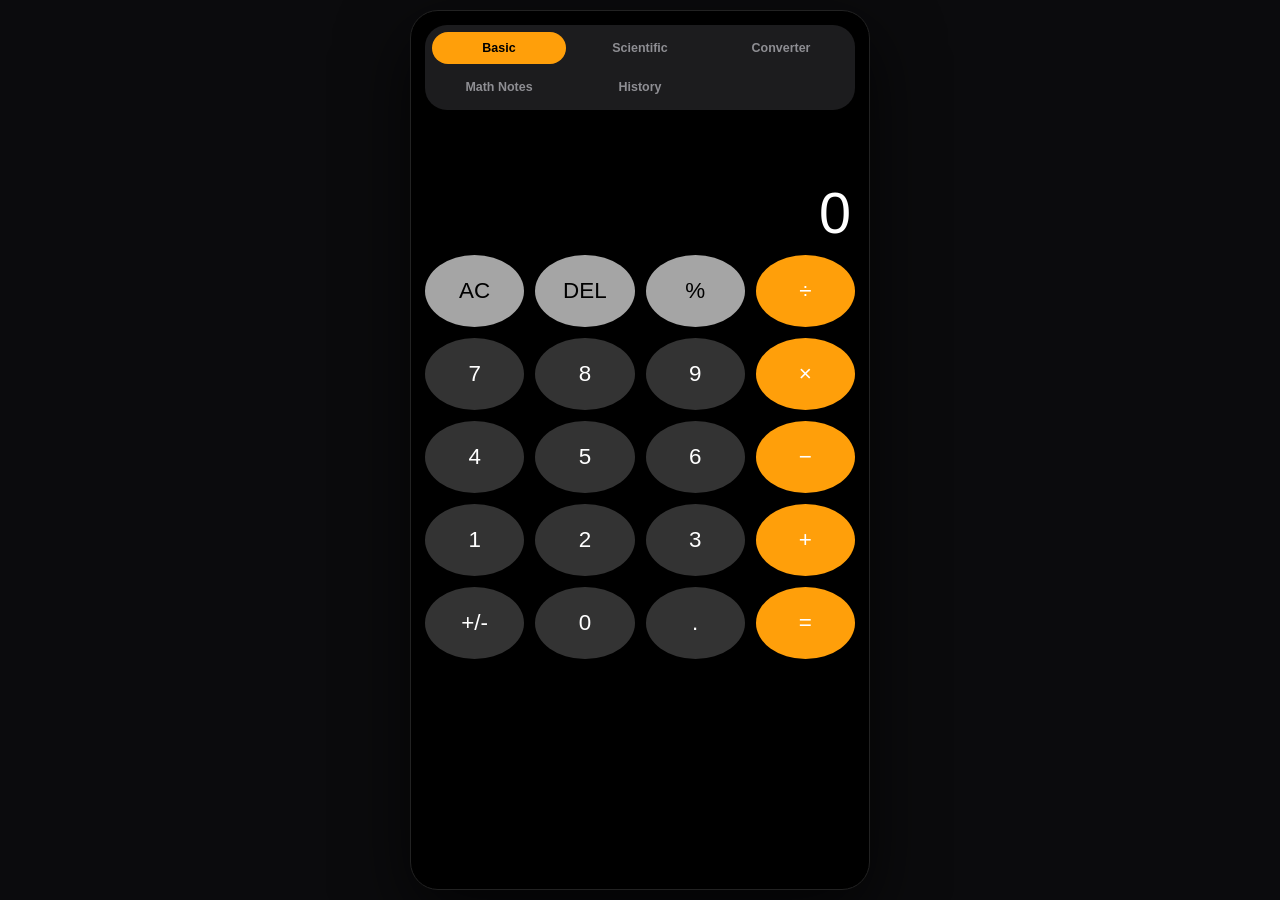
<file: CodeAlpha_Calculator/index.html>
<!DOCTYPE html>
<html lang="en">
<head>
  <meta charset="UTF-8" />
  <meta name="viewport" content="width=device-width, initial-scale=1.0" />
  <title>Calculator</title>
  <link rel="stylesheet" href="style.css" />
</head>
<body>
  <main class="app">
    <section class="calculator-app">
      <nav class="menu-bar">
        <button class="menu-btn active" data-page="basicPage">Basic</button>
        <button class="menu-btn" data-page="scientificPage">Scientific</button>
        <button class="menu-btn" data-page="converterPage">Converter</button>
        <button class="menu-btn" data-page="notesPage">Math Notes</button>
        <button class="menu-btn" data-page="historyPage">History</button>
      </nav>

      <section class="page active" id="basicPage">
        <div class="display">
          <span id="historyLine"></span>
          <strong id="displayValue">0</strong>
        </div>

        <div class="buttons">
          <button class="btn utility" data-action="clear">AC</button>
          <button class="btn utility" data-action="delete">DEL</button>
          <button class="btn utility" data-value="%">%</button>
          <button class="btn operator" data-value="/">÷</button>

          <button class="btn" data-value="7">7</button>
          <button class="btn" data-value="8">8</button>
          <button class="btn" data-value="9">9</button>
          <button class="btn operator" data-value="*">×</button>

          <button class="btn" data-value="4">4</button>
          <button class="btn" data-value="5">5</button>
          <button class="btn" data-value="6">6</button>
          <button class="btn operator" data-value="-">−</button>

          <button class="btn" data-value="1">1</button>
          <button class="btn" data-value="2">2</button>
          <button class="btn" data-value="3">3</button>
          <button class="btn operator" data-value="+">+</button>

          <button class="btn" data-action="toggle-sign">+/-</button>
          <button class="btn" data-value="0">0</button>
          <button class="btn" data-value=".">.</button>
          <button class="btn operator" data-action="calculate">=</button>
        </div>
      </section>

      <section class="page" id="scientificPage">
        <div class="display">
          <span id="scienceHistory"></span>
          <strong id="scienceDisplay">0</strong>
        </div>

        <div class="buttons scientific-grid">
          <button class="btn utility science" data-science="clear">AC</button>
          <button class="btn utility science" data-science="delete">DEL</button>
          <button class="btn science" data-science="sqrt">√</button>
          <button class="btn operator science" data-science="/">÷</button>

          <button class="btn science" data-science="sin">sin</button>
          <button class="btn science" data-science="cos">cos</button>
          <button class="btn science" data-science="tan">tan</button>
          <button class="btn operator science" data-science="*">×</button>

          <button class="btn science" data-science="log">log</button>
          <button class="btn science" data-science="ln">ln</button>
          <button class="btn science" data-science="square">x²</button>
          <button class="btn operator science" data-science="-">−</button>

          <button class="btn science" data-science="π">π</button>
          <button class="btn science" data-science="(">(</button>
          <button class="btn science" data-science=")">)</button>
          <button class="btn operator science" data-science="+">+</button>

          <button class="btn science" data-science="7">7</button>
          <button class="btn science" data-science="8">8</button>
          <button class="btn science" data-science="9">9</button>
          <button class="btn operator science" data-science="calculate">=</button>

          <button class="btn science" data-science="4">4</button>
          <button class="btn science" data-science="5">5</button>
          <button class="btn science" data-science="6">6</button>
          <button class="btn science" data-science=".">.</button>

          <button class="btn science" data-science="1">1</button>
          <button class="btn science" data-science="2">2</button>
          <button class="btn science" data-science="3">3</button>
          <button class="btn zero science" data-science="0">0</button>
        </div>
      </section>

      <section class="page" id="converterPage">
        <div class="tool-card">
          <h2>Converter</h2>

          <select id="convertType">
            <option value="currency">Currency</option>
            <option value="length">Length</option>
            <option value="weight">Weight</option>
            <option value="temperature">Temperature</option>
          </select>

          <input type="number" id="convertValue" placeholder="Enter value" />

          <div class="conversion-row">
            <select id="fromUnit"></select>
            <select id="toUnit"></select>
          </div>

          <button class="primary-btn" id="convertBtn">Convert</button>

          <div class="result-card">
            <span>Result</span>
            <strong id="convertResult">0</strong>
          </div>
        </div>
      </section>

      <section class="page" id="notesPage">
        <div class="tool-card">
          <h2>Math Notes</h2>
          <textarea id="mathNotes" placeholder="Write formulas, reminders, or rough calculations..."></textarea>
          <button class="primary-btn" id="saveNotes">Save Note</button>
          <p id="noteStatus">Ready</p>
        </div>
      </section>

      <section class="page" id="historyPage">
        <div class="tool-card">
          <div class="history-header">
            <h2>History</h2>
            <button id="clearHistory">Clear</button>
          </div>

          <ul id="historyList" class="history-list">
            <li>No calculations yet</li>
          </ul>
        </div>
      </section>
    </section>
  </main>

  <script src="script.js"></script>
</body>
</html>
</file>
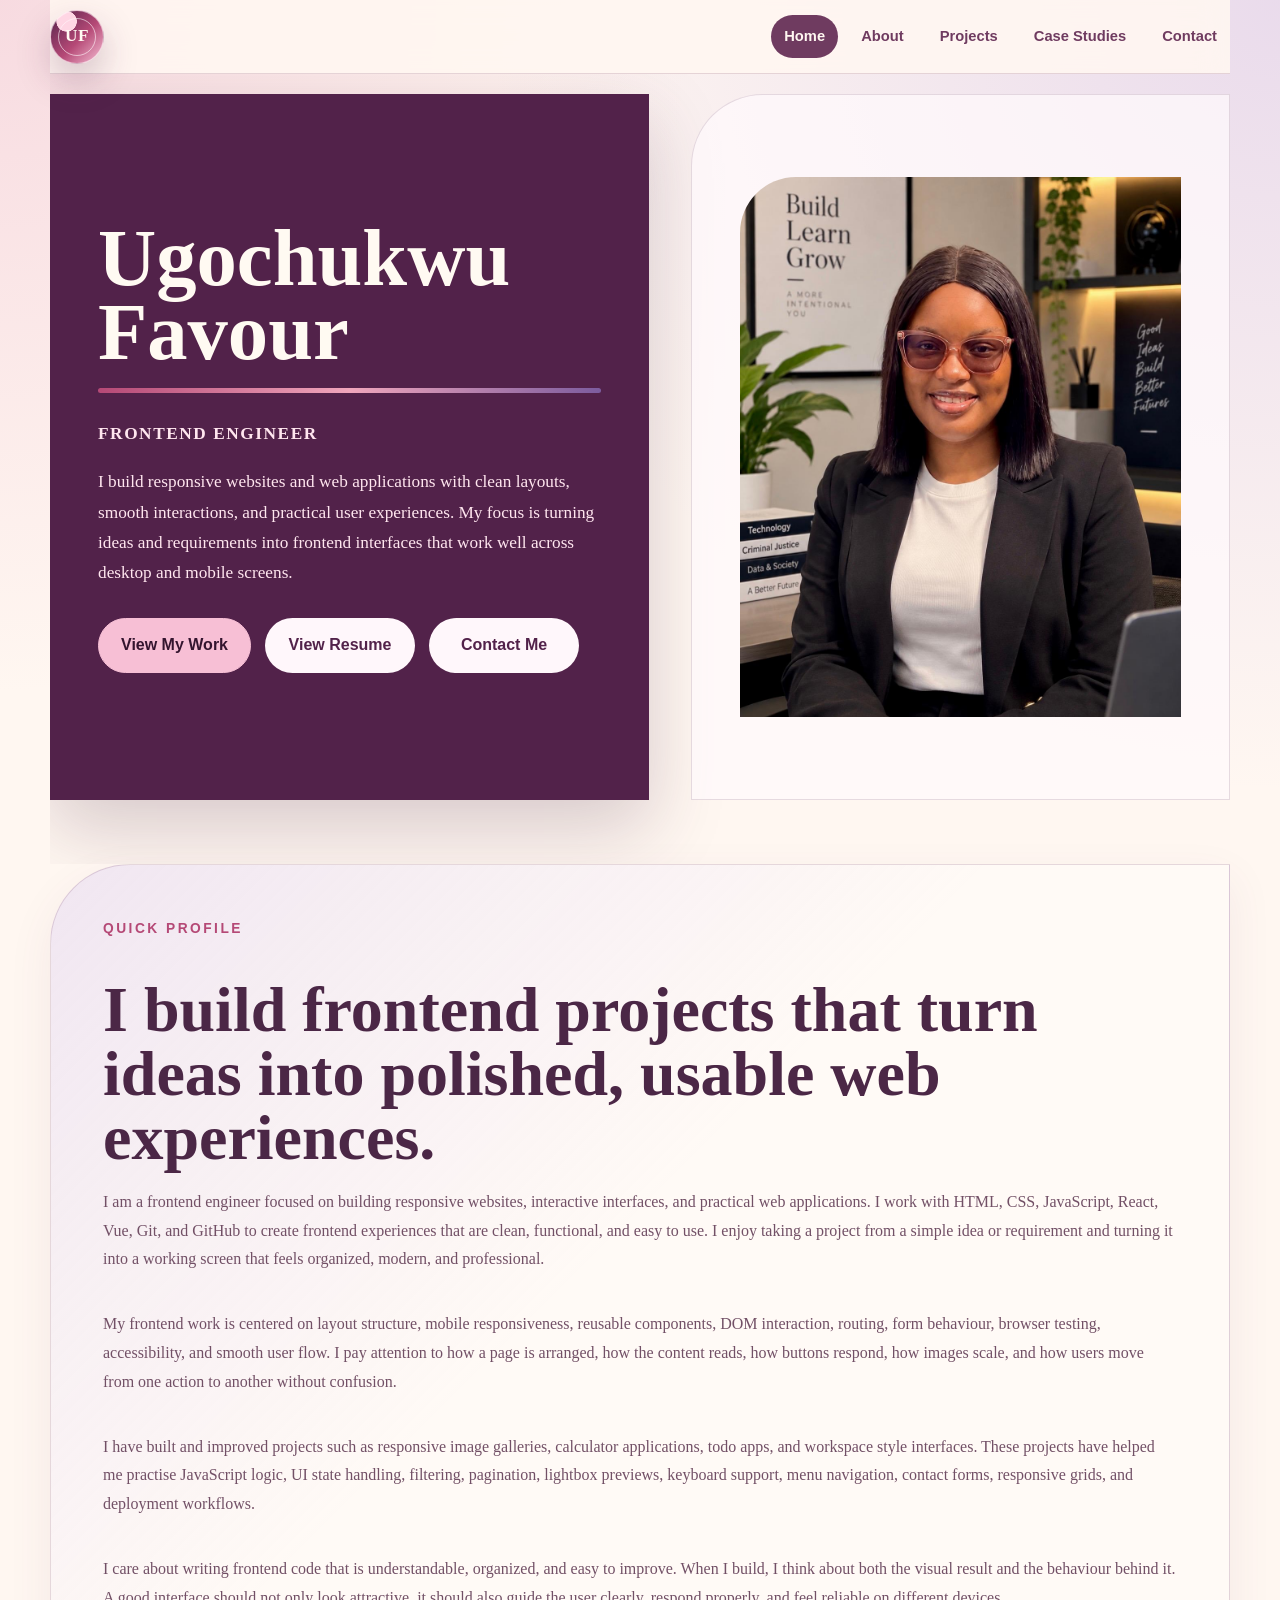
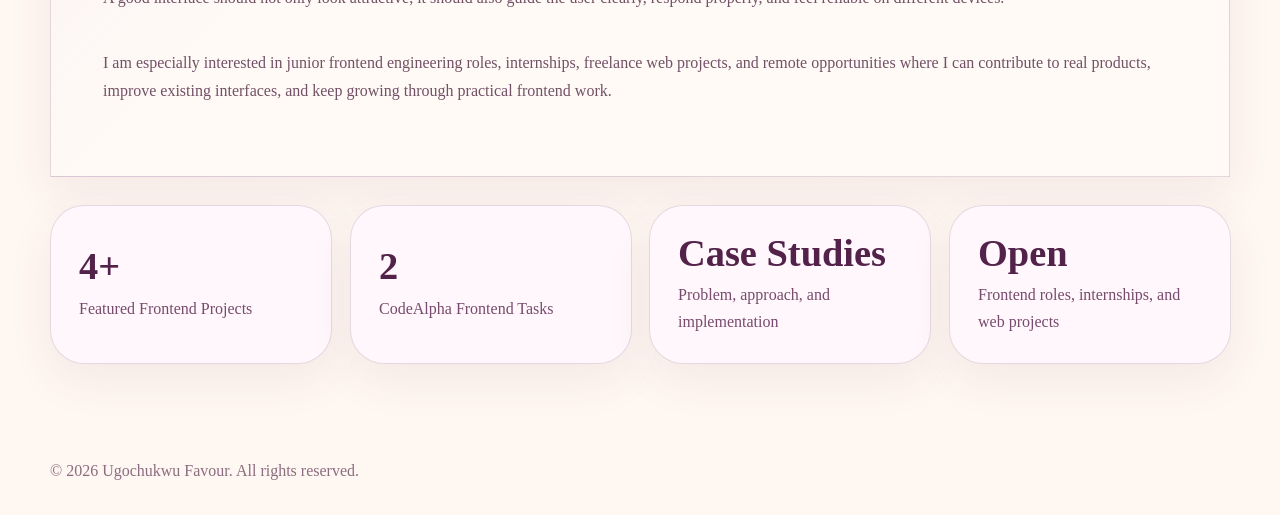
<file: CodeAlpha_Portfolio/index.html>
<!DOCTYPE html>
<html lang="en">
<head>
  <meta charset="UTF-8">
  <meta name="viewport" content="width=device-width, initial-scale=1.0">
  <title>Ugochukwu Favour | Frontend Engineer</title>
  <link rel="stylesheet" href="style.css">
</head>
<body>
  <header class="site-header">
    <a href="index.html" class="brand" aria-label="Ugochukwu Favour home">
      <span>UF</span>
    </a>

    <button class="menu-toggle" id="menuToggle" aria-label="Open menu">
      <span class="menu-text">Menu</span>
      <span class="menu-lines">
        <span></span>
        <span></span>
        <span></span>
      </span>
    </button>

    <nav class="nav-links" id="navLinks">
      <a href="index.html" class="active">Home</a>
      <a href="about.html">About</a>
      <a href="projects.html">Projects</a>
      <a href="case-studies.html">Case Studies</a>
      <a href="contact.html">Contact</a>
    </nav>
  </header>

  <main>
    <section class="hero">
      <div class="hero-copy">
        <h1>Ugochukwu Favour</h1>

        <p class="role-line">
          Frontend Engineer
        </p>

        <p class="hero-intro">
          I build responsive websites and web applications with clean layouts, smooth interactions,
          and practical user experiences. My focus is turning ideas and requirements into frontend
          interfaces that work well across desktop and mobile screens.
        </p>

        <div class="hero-actions">
          <a href="projects.html" class="btn primary-btn">View My Work</a>

          <a href="resume/Ugochukwu_Favour_Resumee.pdf" class="btn secondary-btn" target="_blank">
            View Resume
          </a>

          <a href="contact.html" class="btn secondary-btn">Contact Me</a>
        </div>
      </div>

      <div class="hero-photo">
        <img src="image/my professional image.jpeg" alt="Ugochukwu Favour">
      </div>
    </section>

    <section class="profile-card">
      <p class="section-label">Quick Profile</p>
      <h2>I build frontend projects that turn ideas into polished, usable web experiences.</h2>

      <p>
        I am a frontend engineer focused on building responsive websites, interactive interfaces, and practical
        web applications. I work with HTML, CSS, JavaScript, React, Vue, Git, and GitHub to create frontend
        experiences that are clean, functional, and easy to use. I enjoy taking a project from a simple idea
        or requirement and turning it into a working screen that feels organized, modern, and professional.
      </p>

      <p>
        My frontend work is centered on layout structure, mobile responsiveness, reusable components, DOM
        interaction, routing, form behaviour, browser testing, accessibility, and smooth user flow. I pay
        attention to how a page is arranged, how the content reads, how buttons respond, how images scale,
        and how users move from one action to another without confusion.
      </p>

      <p>
        I have built and improved projects such as responsive image galleries, calculator applications, todo
        apps, and workspace style interfaces. These projects have helped me practise JavaScript logic, UI
        state handling, filtering, pagination, lightbox previews, keyboard support, menu navigation, contact
        forms, responsive grids, and deployment workflows.
      </p>

      <p>
        I care about writing frontend code that is understandable, organized, and easy to improve. When I
        build, I think about both the visual result and the behaviour behind it. A good interface should not
        only look attractive, it should also guide the user clearly, respond properly, and feel reliable on
        different devices.
      </p>

      <p>
        I am especially interested in junior frontend engineering roles, internships, freelance web projects,
        and remote opportunities where I can contribute to real products, improve existing interfaces, and keep
        growing through practical frontend work.
      </p>
    </section>

    <section class="stats-grid">
      <a href="projects.html" class="stat-link">
        <strong>4+</strong>
        <span>Featured Frontend Projects</span>
      </a>

      <a href="projects.html" class="stat-link">
        <strong>2</strong>
        <span>CodeAlpha Frontend Tasks</span>
      </a>

      <a href="case-studies.html" class="stat-link">
        <strong>Case Studies</strong>
        <span>Problem, approach, and implementation</span>
      </a>

      <a href="contact.html" class="stat-link">
        <strong>Open</strong>
        <span>Frontend roles, internships, and web projects</span>
      </a>
    </section>
  </main>

  <footer class="site-footer">
    <p>© 2026 Ugochukwu Favour. All rights reserved.</p>
  </footer>

  <script src="script.js"></script>
</body>
</html>
</file>
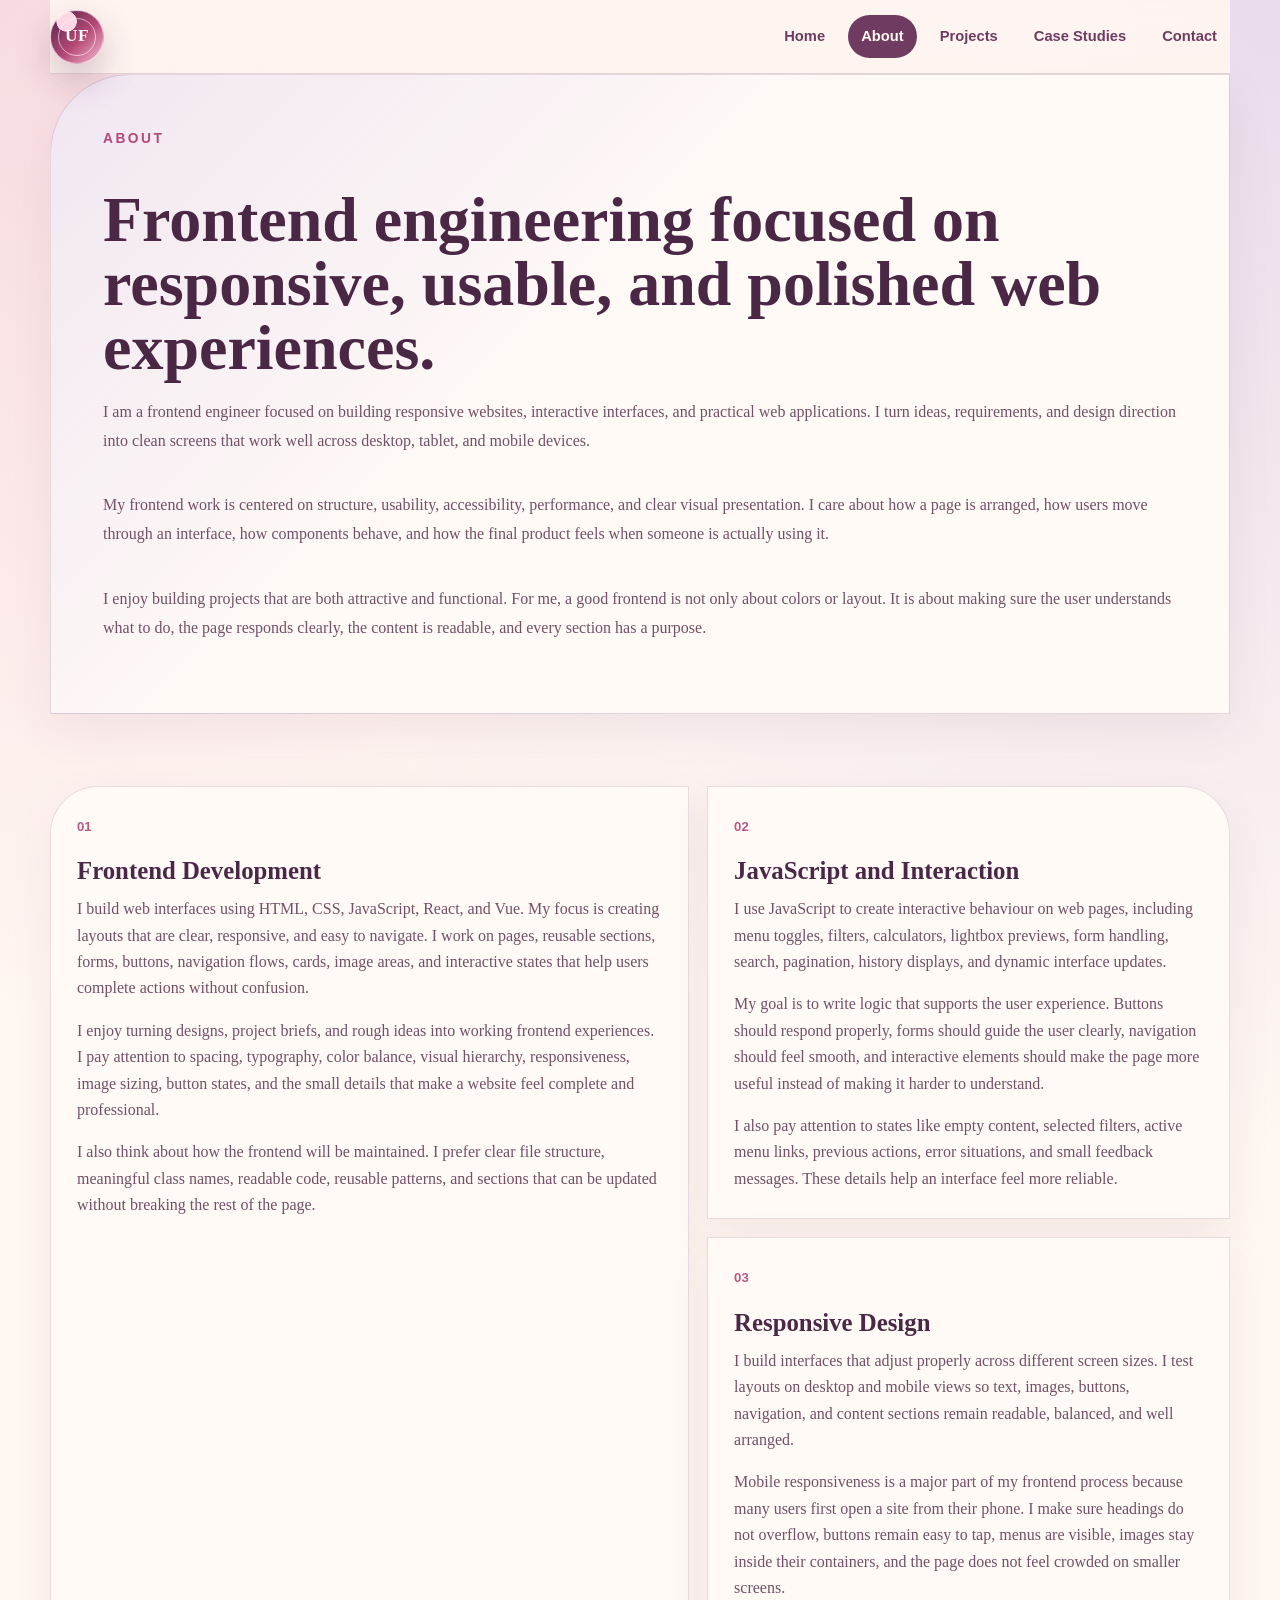
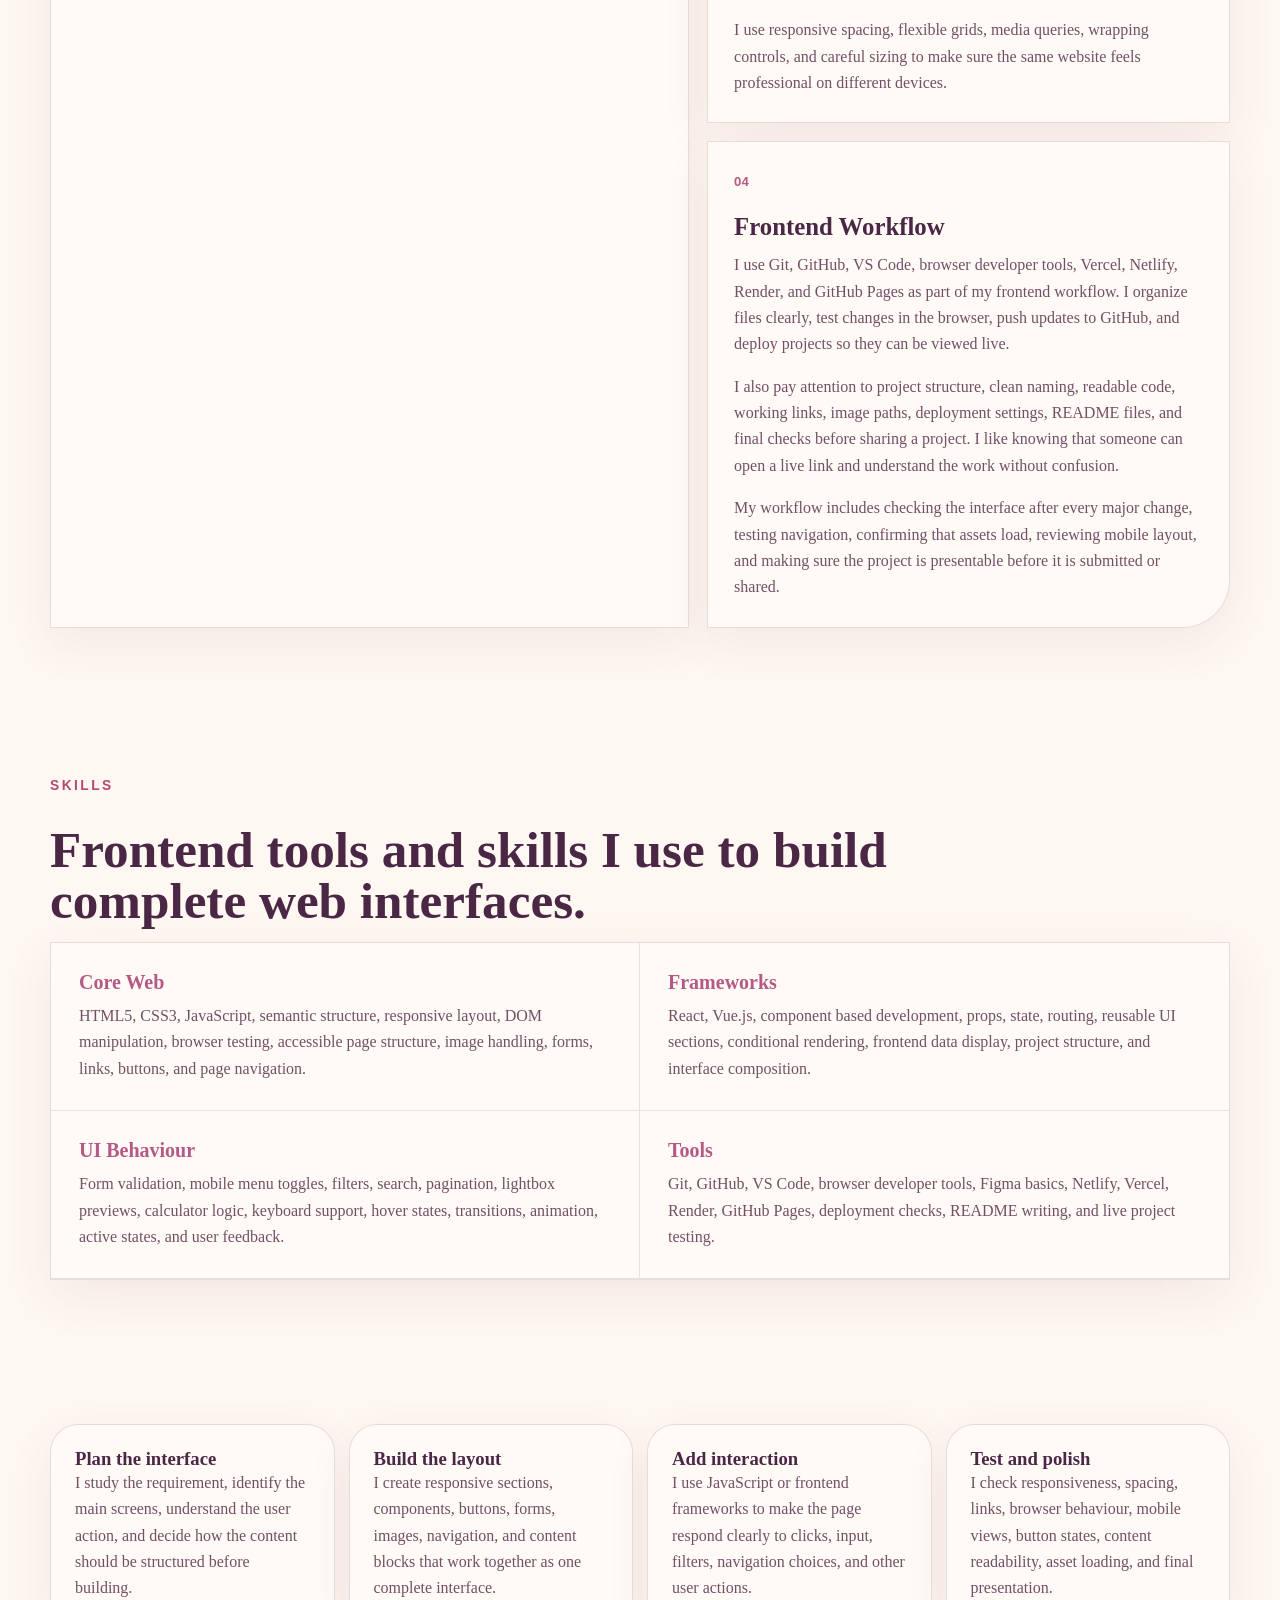
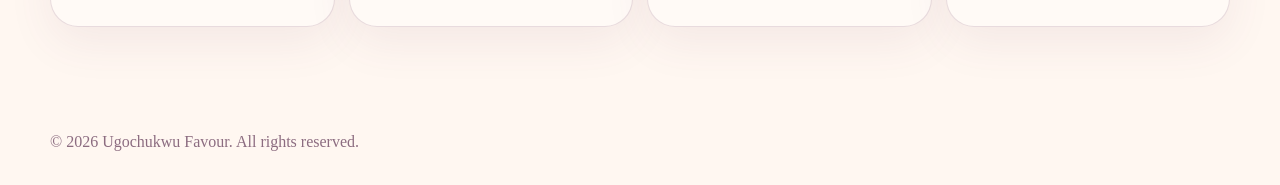
<file: CodeAlpha_Portfolio/about.html>
<!DOCTYPE html>
<html lang="en">
<head>
  <meta charset="UTF-8">
  <meta name="viewport" content="width=device-width, initial-scale=1.0">
  <title>About | Ugochukwu Favour</title>
  <link rel="stylesheet" href="style.css">
</head>
<body>
  <header class="site-header">
    <a href="index.html" class="brand" aria-label="Ugochukwu Favour home">
      <span>UF</span>
    </a>

    <button class="menu-toggle" id="menuToggle" aria-label="Open menu">
      <span class="menu-text">Menu</span>
      <span class="menu-lines">
        <span></span>
        <span></span>
        <span></span>
      </span>
    </button>

    <nav class="nav-links" id="navLinks">
      <a href="index.html">Home</a>
      <a href="about.html" class="active">About</a>
      <a href="projects.html">Projects</a>
      <a href="case-studies.html">Case Studies</a>
      <a href="contact.html">Contact</a>
    </nav>
  </header>

  <main>
    <section class="page-section profile-card about-intro">
      <p class="section-label">About</p>
      <h2>Frontend engineering focused on responsive, usable, and polished web experiences.</h2>

      <p>
        I am a frontend engineer focused on building responsive websites, interactive interfaces, and
        practical web applications. I turn ideas, requirements, and design direction into clean screens
        that work well across desktop, tablet, and mobile devices.
      </p>

      <p>
        My frontend work is centered on structure, usability, accessibility, performance, and clear visual
        presentation. I care about how a page is arranged, how users move through an interface, how components
        behave, and how the final product feels when someone is actually using it.
      </p>

      <p>
        I enjoy building projects that are both attractive and functional. For me, a good frontend is not
        only about colors or layout. It is about making sure the user understands what to do, the page responds
        clearly, the content is readable, and every section has a purpose.
      </p>
    </section>

    <section class="page-section story-grid">
      <article>
        <span>01</span>
        <h2>Frontend Development</h2>
        <p>
          I build web interfaces using HTML, CSS, JavaScript, React, and Vue. My focus is creating layouts
          that are clear, responsive, and easy to navigate. I work on pages, reusable sections, forms, buttons,
          navigation flows, cards, image areas, and interactive states that help users complete actions without
          confusion.
        </p>

        <p>
          I enjoy turning designs, project briefs, and rough ideas into working frontend experiences. I pay
          attention to spacing, typography, color balance, visual hierarchy, responsiveness, image sizing,
          button states, and the small details that make a website feel complete and professional.
        </p>

        <p>
          I also think about how the frontend will be maintained. I prefer clear file structure, meaningful
          class names, readable code, reusable patterns, and sections that can be updated without breaking
          the rest of the page.
        </p>
      </article>

      <article>
        <span>02</span>
        <h2>JavaScript and Interaction</h2>
        <p>
          I use JavaScript to create interactive behaviour on web pages, including menu toggles, filters,
          calculators, lightbox previews, form handling, search, pagination, history displays, and dynamic
          interface updates.
        </p>

        <p>
          My goal is to write logic that supports the user experience. Buttons should respond properly, forms
          should guide the user clearly, navigation should feel smooth, and interactive elements should make
          the page more useful instead of making it harder to understand.
        </p>

        <p>
          I also pay attention to states like empty content, selected filters, active menu links, previous
          actions, error situations, and small feedback messages. These details help an interface feel more
          reliable.
        </p>
      </article>

      <article>
        <span>03</span>
        <h2>Responsive Design</h2>
        <p>
          I build interfaces that adjust properly across different screen sizes. I test layouts on desktop
          and mobile views so text, images, buttons, navigation, and content sections remain readable,
          balanced, and well arranged.
        </p>

        <p>
          Mobile responsiveness is a major part of my frontend process because many users first open a site
          from their phone. I make sure headings do not overflow, buttons remain easy to tap, menus are visible,
          images stay inside their containers, and the page does not feel crowded on smaller screens.
        </p>

        <p>
          I use responsive spacing, flexible grids, media queries, wrapping controls, and careful sizing to
          make sure the same website feels professional on different devices.
        </p>
      </article>

      <article>
        <span>04</span>
        <h2>Frontend Workflow</h2>
        <p>
          I use Git, GitHub, VS Code, browser developer tools, Vercel, Netlify, Render, and GitHub Pages as
          part of my frontend workflow. I organize files clearly, test changes in the browser, push updates
          to GitHub, and deploy projects so they can be viewed live.
        </p>

        <p>
          I also pay attention to project structure, clean naming, readable code, working links, image paths,
          deployment settings, README files, and final checks before sharing a project. I like knowing that
          someone can open a live link and understand the work without confusion.
        </p>

        <p>
          My workflow includes checking the interface after every major change, testing navigation, confirming
          that assets load, reviewing mobile layout, and making sure the project is presentable before it is
          submitted or shared.
        </p>
      </article>
    </section>

    <section class="page-section">
      <div class="section-heading">
        <p class="section-label">Skills</p>
        <h2>Frontend tools and skills I use to build complete web interfaces.</h2>
      </div>

      <div class="skill-board">
        <div>
          <h3>Core Web</h3>
          <p>
            HTML5, CSS3, JavaScript, semantic structure, responsive layout, DOM manipulation,
            browser testing, accessible page structure, image handling, forms, links, buttons,
            and page navigation.
          </p>
        </div>

        <div>
          <h3>Frameworks</h3>
          <p>
            React, Vue.js, component based development, props, state, routing, reusable UI sections,
            conditional rendering, frontend data display, project structure, and interface composition.
          </p>
        </div>

        <div>
          <h3>UI Behaviour</h3>
          <p>
            Form validation, mobile menu toggles, filters, search, pagination, lightbox previews,
            calculator logic, keyboard support, hover states, transitions, animation, active states,
            and user feedback.
          </p>
        </div>

        <div>
          <h3>Tools</h3>
          <p>
            Git, GitHub, VS Code, browser developer tools, Figma basics, Netlify, Vercel,
            Render, GitHub Pages, deployment checks, README writing, and live project testing.
          </p>
        </div>
      </div>
    </section>

    <section class="page-section focus-grid">
      <div>
        <h3>Plan the interface</h3>
        <p>
          I study the requirement, identify the main screens, understand the user action, and decide how
          the content should be structured before building.
        </p>
      </div>

      <div>
        <h3>Build the layout</h3>
        <p>
          I create responsive sections, components, buttons, forms, images, navigation, and content blocks
          that work together as one complete interface.
        </p>
      </div>

      <div>
        <h3>Add interaction</h3>
        <p>
          I use JavaScript or frontend frameworks to make the page respond clearly to clicks, input, filters,
          navigation choices, and other user actions.
        </p>
      </div>

      <div>
        <h3>Test and polish</h3>
        <p>
          I check responsiveness, spacing, links, browser behaviour, mobile views, button states, content
          readability, asset loading, and final presentation.
        </p>
      </div>
    </section>
  </main>

  <footer class="site-footer">
    <p>© 2026 Ugochukwu Favour. All rights reserved.</p>
  </footer>

  <script src="script.js"></script>
</body>
</html>
</file>
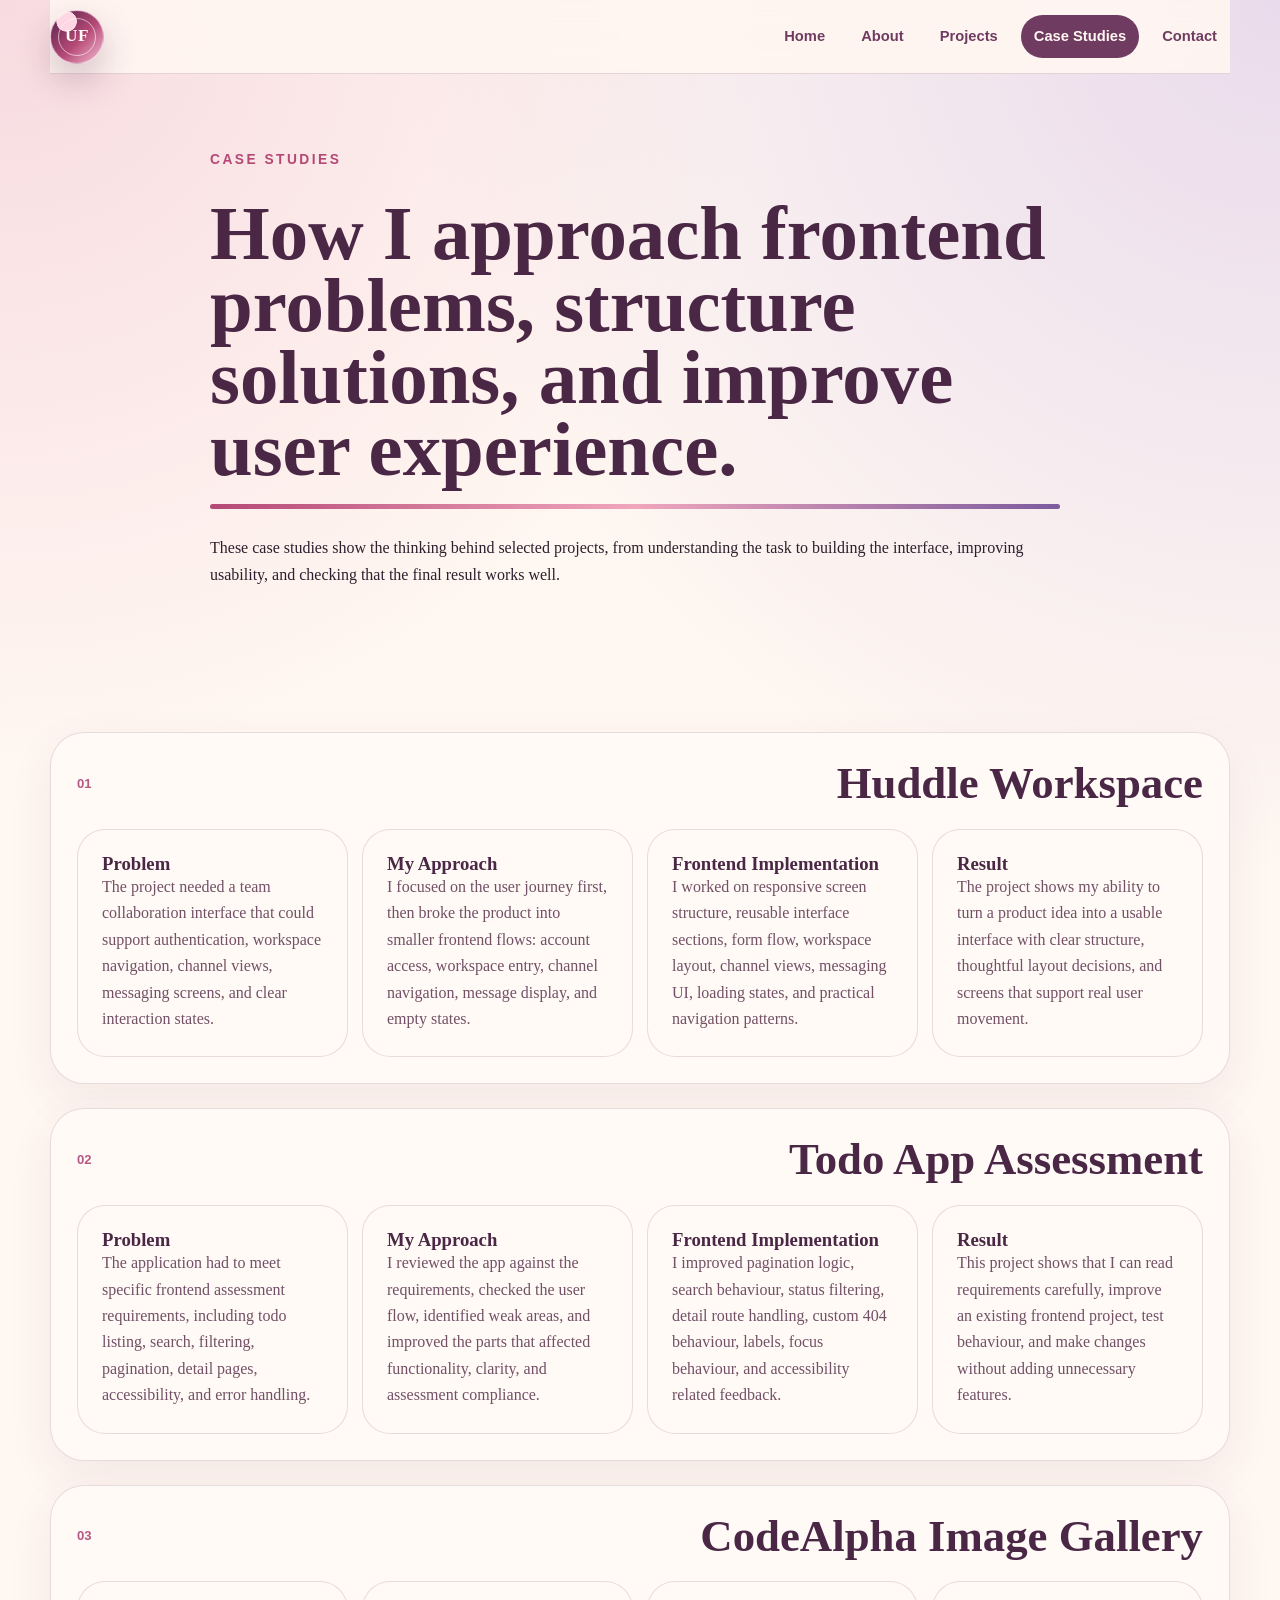
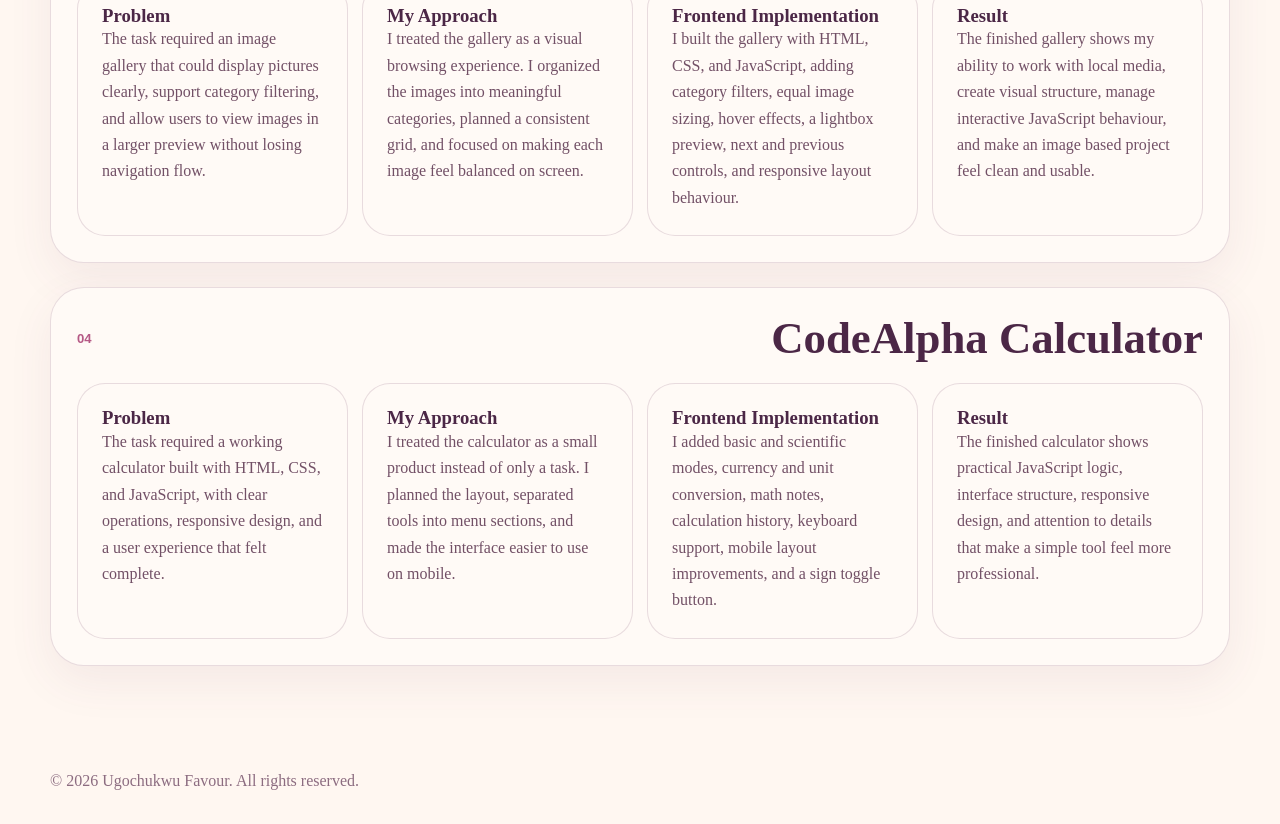
<file: CodeAlpha_Portfolio/case-studies.html>
<!DOCTYPE html>
<html lang="en">
<head>
  <meta charset="UTF-8">
  <meta name="viewport" content="width=device-width, initial-scale=1.0">
  <title>Case Studies | Ugochukwu Favour</title>
  <link rel="stylesheet" href="style.css">
</head>
<body>
  <header class="site-header">
    <a href="index.html" class="brand" aria-label="Ugochukwu Favour home">
      <span>UF</span>
    </a>

    <button class="menu-toggle" id="menuToggle" aria-label="Open menu">
  <span class="menu-text">Menu</span>
  <span class="menu-lines">
    <span></span>
    <span></span>
    <span></span>
  </span>
</button>
    <nav class="nav-links" id="navLinks">
      <a href="index.html">Home</a>
      <a href="about.html">About</a>
      <a href="projects.html">Projects</a>
      <a href="case-studies.html" class="active">Case Studies</a>
      <a href="contact.html">Contact</a>
    </nav>
  </header>

  <main>
    <section class="page-section page-title">
      <p class="section-label">Case Studies</p>
      <h1>How I approach frontend problems, structure solutions, and improve user experience.</h1>
      <p>
        These case studies show the thinking behind selected projects, from understanding the task
        to building the interface, improving usability, and checking that the final result works well.
      </p>
    </section>

    <section class="page-section case-study-stack">
      <article class="case-study-card">
        <div class="case-study-heading">
          <span>01</span>
          <h2>Huddle Workspace</h2>
        </div>

        <div class="case-grid">
          <div>
            <h3>Problem</h3>
            <p>
              The project needed a team collaboration interface that could support authentication,
              workspace navigation, channel views, messaging screens, and clear interaction states.
            </p>
          </div>

          <div>
            <h3>My Approach</h3>
            <p>
              I focused on the user journey first, then broke the product into smaller frontend flows:
              account access, workspace entry, channel navigation, message display, and empty states.
            </p>
          </div>

          <div>
            <h3>Frontend Implementation</h3>
            <p>
              I worked on responsive screen structure, reusable interface sections, form flow, workspace
              layout, channel views, messaging UI, loading states, and practical navigation patterns.
            </p>
          </div>

          <div>
            <h3>Result</h3>
            <p>
              The project shows my ability to turn a product idea into a usable interface with clear
              structure, thoughtful layout decisions, and screens that support real user movement.
            </p>
          </div>
        </div>
      </article>

      <article class="case-study-card">
        <div class="case-study-heading">
          <span>02</span>
          <h2>Todo App Assessment</h2>
        </div>

        <div class="case-grid">
          <div>
            <h3>Problem</h3>
            <p>
              The application had to meet specific frontend assessment requirements, including todo listing,
              search, filtering, pagination, detail pages, accessibility, and error handling.
            </p>
          </div>

          <div>
            <h3>My Approach</h3>
            <p>
              I reviewed the app against the requirements, checked the user flow, identified weak areas,
              and improved the parts that affected functionality, clarity, and assessment compliance.
            </p>
          </div>

          <div>
            <h3>Frontend Implementation</h3>
            <p>
              I improved pagination logic, search behaviour, status filtering, detail route handling,
              custom 404 behaviour, labels, focus behaviour, and accessibility related feedback.
            </p>
          </div>

          <div>
            <h3>Result</h3>
            <p>
              This project shows that I can read requirements carefully, improve an existing frontend
              project, test behaviour, and make changes without adding unnecessary features.
            </p>
          </div>
        </div>
      </article>

      <article class="case-study-card">
        <div class="case-study-heading">
          <span>03</span>
          <h2>CodeAlpha Image Gallery</h2>
        </div>

        <div class="case-grid">
          <div>
            <h3>Problem</h3>
            <p>
              The task required an image gallery that could display pictures clearly, support category
              filtering, and allow users to view images in a larger preview without losing navigation flow.
            </p>
          </div>

          <div>
            <h3>My Approach</h3>
            <p>
              I treated the gallery as a visual browsing experience. I organized the images into meaningful
              categories, planned a consistent grid, and focused on making each image feel balanced on screen.
            </p>
          </div>

          <div>
            <h3>Frontend Implementation</h3>
            <p>
              I built the gallery with HTML, CSS, and JavaScript, adding category filters, equal image sizing,
              hover effects, a lightbox preview, next and previous controls, and responsive layout behaviour.
            </p>
          </div>

          <div>
            <h3>Result</h3>
            <p>
              The finished gallery shows my ability to work with local media, create visual structure,
              manage interactive JavaScript behaviour, and make an image based project feel clean and usable.
            </p>
          </div>
        </div>
      </article>

      <article class="case-study-card">
        <div class="case-study-heading">
          <span>04</span>
          <h2>CodeAlpha Calculator</h2>
        </div>

        <div class="case-grid">
          <div>
            <h3>Problem</h3>
            <p>
              The task required a working calculator built with HTML, CSS, and JavaScript, with clear
              operations, responsive design, and a user experience that felt complete.
            </p>
          </div>

          <div>
            <h3>My Approach</h3>
            <p>
              I treated the calculator as a small product instead of only a task. I planned the layout,
              separated tools into menu sections, and made the interface easier to use on mobile.
            </p>
          </div>

          <div>
            <h3>Frontend Implementation</h3>
            <p>
              I added basic and scientific modes, currency and unit conversion, math notes, calculation
              history, keyboard support, mobile layout improvements, and a sign toggle button.
            </p>
          </div>

          <div>
            <h3>Result</h3>
            <p>
              The finished calculator shows practical JavaScript logic, interface structure, responsive
              design, and attention to details that make a simple tool feel more professional.
            </p>
          </div>
        </div>
      </article>
    </section>
  </main>

  <footer class="site-footer">
    <p>© 2026 Ugochukwu Favour. All rights reserved.</p>
  </footer>

  <script src="script.js"></script>
</body>
</html>
</file>
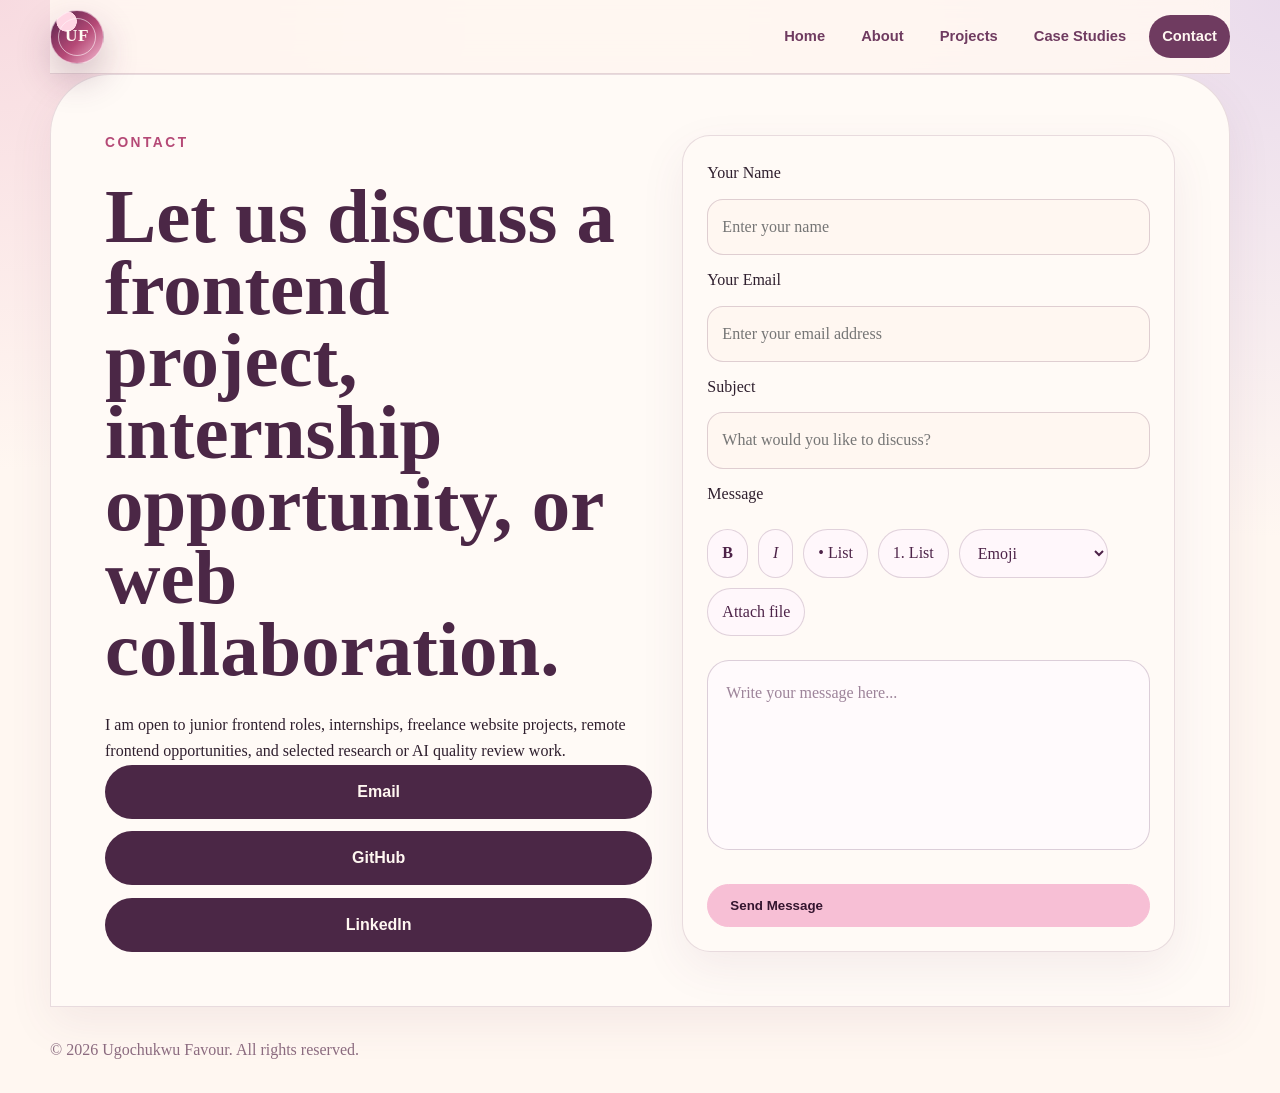
<file: CodeAlpha_Portfolio/contact.html>
<!DOCTYPE html>
<html lang="en">
<head>
  <meta charset="UTF-8">
  <meta name="viewport" content="width=device-width, initial-scale=1.0">
  <title>Contact | Ugochukwu Favour</title>
  <link rel="stylesheet" href="style.css">
</head>
<body>
  <header class="site-header">
    <a href="index.html" class="brand" aria-label="Ugochukwu Favour home">
      <span>UF</span>
    </a>

    <button class="menu-toggle" id="menuToggle" aria-label="Open menu">
  <span class="menu-text">Menu</span>
  <span class="menu-lines">
    <span></span>
    <span></span>
    <span></span>
  </span>
</button>

    <nav class="nav-links" id="navLinks">
      <a href="index.html">Home</a>
      <a href="about.html">About</a>
      <a href="projects.html">Projects</a>
      <a href="case-studies.html">Case Studies</a>
      <a href="contact.html" class="active">Contact</a>
    </nav>
  </header>

  <main>
    <section class="contact-panel">
      <div>
        <p class="section-label">Contact</p>
        <h1>Let us discuss a frontend project, internship opportunity, or web collaboration.</h1>
        <p>
          I am open to junior frontend roles, internships, freelance website projects,
          remote frontend opportunities, and selected research or AI quality review work.
        </p>

        <div class="contact-links simple-contact-links">
          <a href="mailto:hinazago@gmail.com" class="contact-link">
            <strong>Email</strong>
          </a>

          <a href="https://github.com/Phavourtech" target="_blank" class="contact-link">
            <strong>GitHub</strong>
          </a>

          <a href="https://www.linkedin.com/in/ugochukwu-favour-603140331" target="_blank" class="contact-link">
            <strong>LinkedIn</strong>
          </a>
        </div>
      </div>

      <form class="contact-form" id="contactForm">
        <label for="senderName">Your Name</label>
        <input type="text" id="senderName" placeholder="Enter your name" required>

        <label for="senderEmail">Your Email</label>
        <input type="email" id="senderEmail" placeholder="Enter your email address" required>

        <label for="emailSubject">Subject</label>
        <input type="text" id="emailSubject" placeholder="What would you like to discuss?" required>

        <label>Message</label>

        <div class="editor-toolbar">
          <button type="button" data-command="bold"><strong>B</strong></button>
          <button type="button" data-command="italic"><em>I</em></button>
          <button type="button" data-command="insertUnorderedList">• List</button>
          <button type="button" data-command="insertOrderedList">1. List</button>

          <select id="emojiPicker" aria-label="Choose emoji">
            <option value="">Emoji</option>
            <option value="😊">😊 Smile</option>
            <option value="✨">✨ Sparkle</option>
            <option value="💼">💼 Work</option>
            <option value="📌">📌 Pin</option>
            <option value="📎">📎 Attachment</option>
            <option value="🚀">🚀 Launch</option>
            <option value="💡">💡 Idea</option>
            <option value="✅">✅ Done</option>
            <option value="🤝">🤝 Collaborate</option>
            <option value="📚">📚 Study</option>
            <option value="📝">📝 Writing</option>
            <option value="🎯">🎯 Goal</option>
            <option value="📅">📅 Date</option>
            <option value="⭐">⭐ Important</option>
          </select>

          <label class="file-button">
            Attach file
            <input type="file" id="fileInput" hidden>
          </label>
        </div>

        <div
          class="message-editor"
          id="messageEditor"
          contenteditable="true"
          data-placeholder="Write your message here..."
        ></div>

        <p class="file-note" id="fileNote"></p>

        <button type="submit" class="btn primary-btn">Send Message</button>
      </form>
    </section>
  </main>

  <footer class="site-footer">
    <p>© 2026 Ugochukwu Favour. All rights reserved.</p>
  </footer>

  <script src="script.js"></script>
</body>
</html>
</file>
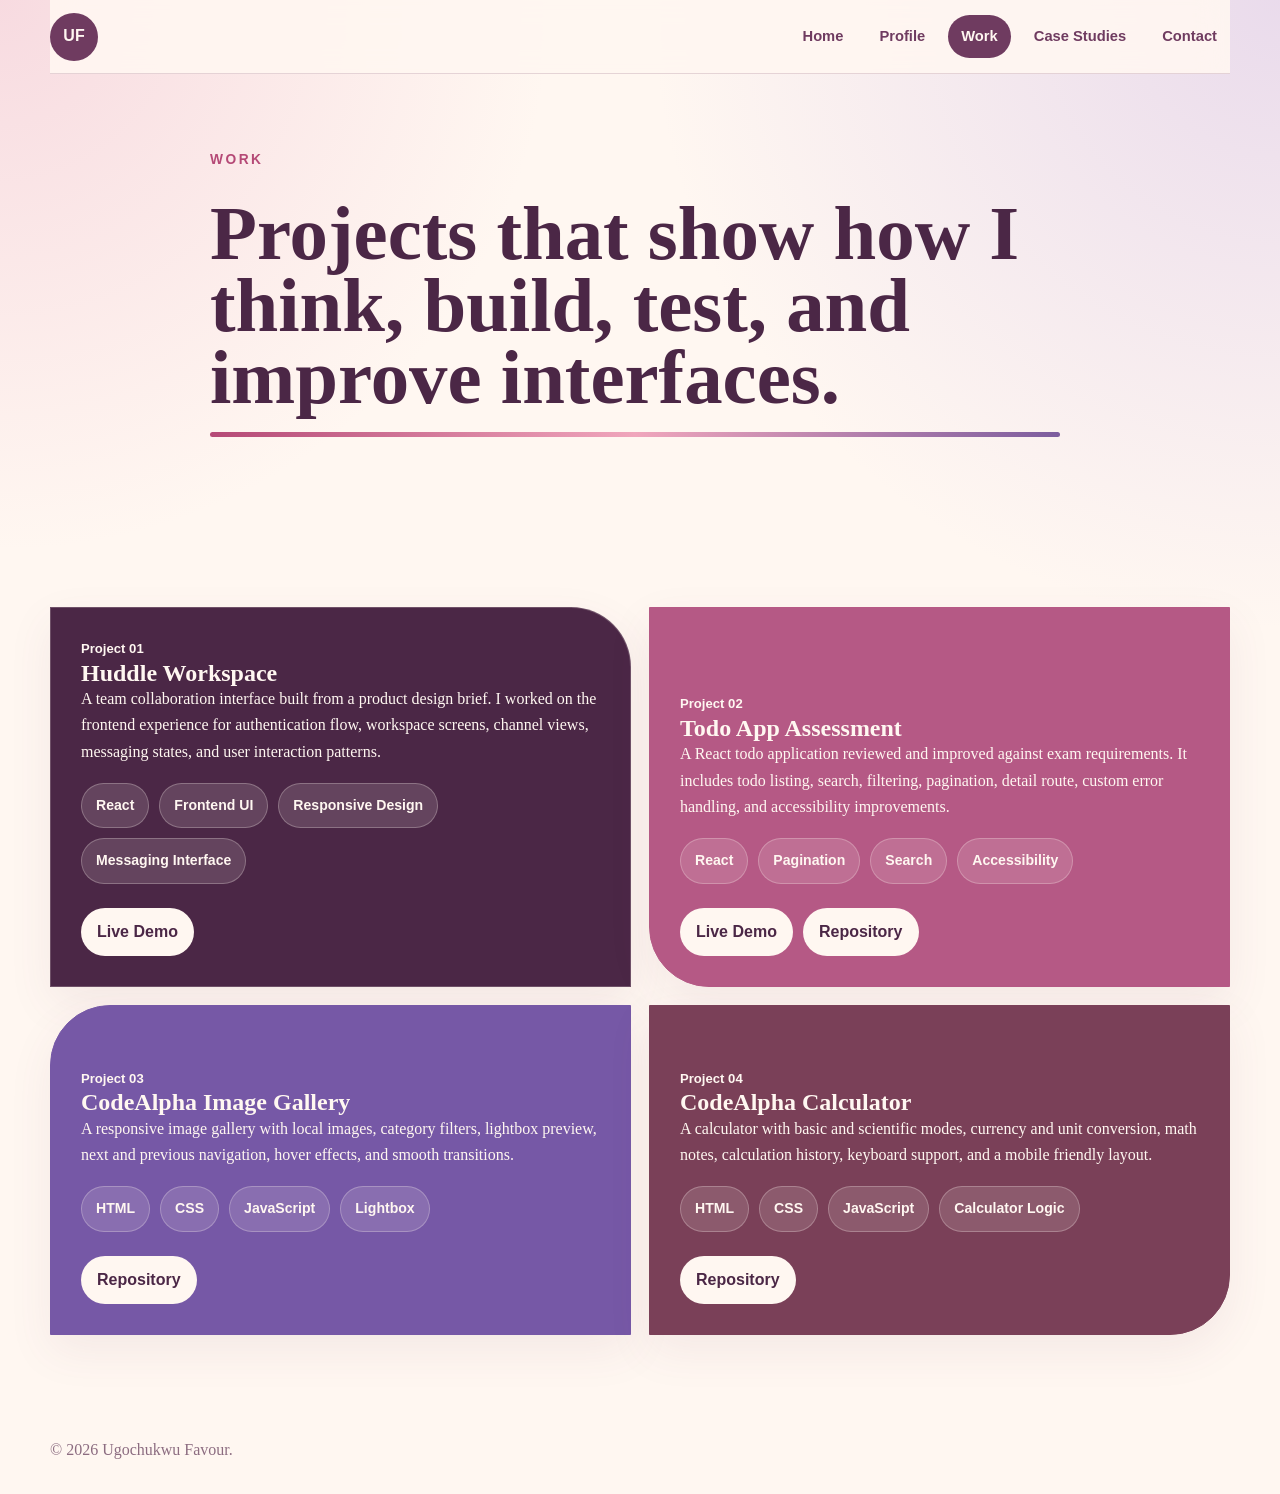
<file: CodeAlpha_Portfolio/projects.html>
<!DOCTYPE html>
<html lang="en">
<head>
  <meta charset="UTF-8" />
  <meta name="viewport" content="width=device-width, initial-scale=1.0" />
  <title>Work | Ugochukwu Favour</title>
  <link rel="stylesheet" href="style.css" />
</head>
<body>
  <header class="site-header">
    <a href="index.html" class="mark">UF</a>
    <button class="menu-toggle" id="menuToggle" aria-label="Open menu">
  <span class="menu-text">Menu</span>
  <span class="menu-lines">
    <span></span>
    <span></span>
    <span></span>
  </span>
</button>
    <nav class="nav-links" id="navLinks">
      <a href="index.html">Home</a>
      <a href="about.html">Profile</a>
      <a href="projects.html" class="active">Work</a>
      <a href="case-studies.html">Case Studies</a>
      <a href="contact.html">Contact</a>
    </nav>
  </header>

  <main>
    <section class="page-section page-title">
      <p class="label">Work</p>
      <h1>Projects that show how I think, build, test, and improve interfaces.</h1>
    </section>

    <section class="page-section project-layout">
      <article class="project-card">
        <p class="project-number">Project 01</p>
        <h2>Huddle Workspace</h2>
        <p>
          A team collaboration interface built from a product design brief. I worked on the frontend
          experience for authentication flow, workspace screens, channel views, messaging states, and
          user interaction patterns.
        </p>
        <div class="tech-tags">
          <span>React</span><span>Frontend UI</span><span>Responsive Design</span><span>Messaging Interface</span>
        </div>
        <div class="project-links">
          <a href="https://hurdle-frontend-ewnp.onrender.com/workspace" target="_blank">Live Demo</a>
        </div>
      </article>

      <article class="project-card">
        <p class="project-number">Project 02</p>
        <h2>Todo App Assessment</h2>
        <p>
          A React todo application reviewed and improved against exam requirements. It includes todo
          listing, search, filtering, pagination, detail route, custom error handling, and accessibility
          improvements.
        </p>
        <div class="tech-tags">
          <span>React</span><span>Pagination</span><span>Search</span><span>Accessibility</span>
        </div>
        <div class="project-links">
          <a href="https://todo-app-eight-gilt-89.vercel.app/" target="_blank">Live Demo</a>
          <a href="https://github.com/Phavourtech/todo-app" target="_blank">Repository</a>
        </div>
      </article>

      <article class="project-card">
        <p class="project-number">Project 03</p>
        <h2>CodeAlpha Image Gallery</h2>
        <p>
          A responsive image gallery with local images, category filters, lightbox preview, next and
          previous navigation, hover effects, and smooth transitions.
        </p>
        <div class="tech-tags">
          <span>HTML</span><span>CSS</span><span>JavaScript</span><span>Lightbox</span>
        </div>
        <div class="project-links">
          <a href="https://github.com/Phavourtech/CodeAlpha_ImageGallery" target="_blank">Repository</a>
        </div>
      </article>

      <article class="project-card">
        <p class="project-number">Project 04</p>
        <h2>CodeAlpha Calculator</h2>
        <p>
          A calculator with basic and scientific modes, currency and unit conversion, math notes,
          calculation history, keyboard support, and a mobile friendly layout.
        </p>
        <div class="tech-tags">
          <span>HTML</span><span>CSS</span><span>JavaScript</span><span>Calculator Logic</span>
        </div>
        <div class="project-links">
          <a href="https://github.com/Phavourtech/CodeAlpha_Calculator" target="_blank">Repository</a>
        </div>
      </article>
    </section>
  </main>

  <footer>
    <p>© 2026 Ugochukwu Favour.</p>
  </footer>

  <script src="script.js"></script>
</body>
</html>
</file>
<file: CodeAlpha_Calculator/style.css>
* {
  margin: 0;
  padding: 0;
  box-sizing: border-box;
}

html,
body {
  width: 100%;
  min-height: 100%;
  overflow-x: hidden;
}

body {
  min-height: 100dvh;
  font-family: -apple-system, BlinkMacSystemFont, "Segoe UI", Arial, sans-serif;
  background: #0b0b0d;
  color: #fff;
  display: flex;
  justify-content: center;
  align-items: flex-start;
  padding: 10px;
}

.app {
  width: 100%;
  max-width: 460px;
}

.calculator-app {
  width: 100%;
  min-height: calc(100dvh - 20px);
  background: #000;
  border: 1px solid #222;
  border-radius: 28px;
  padding: 14px;
  box-shadow: 0 24px 70px rgba(0, 0, 0, 0.7);
}

.menu-bar {
  display: grid;
  grid-template-columns: repeat(3, 1fr);
  gap: 7px;
  background: #1c1c1e;
  padding: 7px;
  border-radius: 22px;
  margin-bottom: 10px;
}

.menu-btn {
  border: none;
  background: transparent;
  color: #8e8e93;
  padding: 9px 6px;
  border-radius: 999px;
  cursor: pointer;
  font-weight: 600;
  font-size: 0.78rem;
  white-space: nowrap;
}

.menu-btn.active {
  background: #ff9f0a;
  color: #000;
}

.page {
  display: none;
}

.page.active {
  display: block;
}

.display {
  min-height: clamp(88px, 19dvh, 135px);
  padding: 6px 4px 12px;
  display: flex;
  flex-direction: column;
  align-items: flex-end;
  justify-content: flex-end;
}

.display span {
  min-height: 22px;
  color: #8e8e93;
  font-size: 0.9rem;
  max-width: 100%;
  word-break: break-all;
}

.display strong {
  font-size: clamp(2.25rem, 13vw, 3.6rem);
  font-weight: 300;
  line-height: 1;
  max-width: 100%;
  word-break: break-all;
}

.buttons {
  display: grid;
  grid-template-columns: repeat(4, 1fr);
  gap: clamp(7px, 2vw, 11px);
}

.btn {
  height: clamp(50px, 13.5dvh, 72px);
  max-height: 72px;
  border: none;
  border-radius: 50%;
  background: #333;
  color: #fff;
  cursor: pointer;
  font-size: clamp(1.05rem, 5vw, 1.4rem);
  font-weight: 500;
  transition: 0.15s ease;
}

.btn:hover {
  filter: brightness(1.2);
}

.btn:active {
  transform: scale(0.94);
}

.utility {
  background: #a5a5a5;
  color: #000;
}

.operator {
  background: #ff9f0a;
}

.zero {
  grid-column: span 2;
  border-radius: 999px;
  text-align: left;
  padding-left: 24px;
}

.scientific-grid .btn {
  height: clamp(38px, 8.3dvh, 54px);
  border-radius: 15px;
  font-size: clamp(0.75rem, 3.5vw, 1rem);
}

.scientific-grid .zero {
  text-align: center;
  padding-left: 0;
}

.tool-card {
  background: #1c1c1e;
  border: 1px solid #2c2c2e;
  border-radius: 22px;
  padding: 14px;
}

.tool-card h2 {
  font-size: 1rem;
  font-weight: 600;
  margin-bottom: 12px;
}

select,
input,
textarea {
  width: 100%;
  border: none;
  outline: none;
  background: #2c2c2e;
  color: #fff;
  padding: 11px;
  border-radius: 13px;
  font-size: 0.9rem;
  margin-bottom: 10px;
}

.conversion-row {
  display: grid;
  grid-template-columns: 1fr 1fr;
  gap: 8px;
}

.primary-btn {
  width: 100%;
  border: none;
  background: #ff9f0a;
  color: #000;
  padding: 12px;
  border-radius: 999px;
  cursor: pointer;
  font-weight: 700;
  margin-bottom: 10px;
}

.result-card {
  background: #000;
  border-radius: 15px;
  padding: 13px;
}

.result-card span,
#noteStatus {
  display: block;
  color: #8e8e93;
  font-size: 0.85rem;
  margin-bottom: 5px;
}

.result-card strong {
  font-size: 1.7rem;
  font-weight: 400;
  word-break: break-all;
}

textarea {
  min-height: calc(100dvh - 220px);
  resize: vertical;
  line-height: 1.5;
}

.history-header {
  display: flex;
  justify-content: space-between;
  align-items: center;
  margin-bottom: 14px;
}

.history-header h2 {
  margin-bottom: 0;
}

#clearHistory {
  border: none;
  background: #2c2c2e;
  color: #ff9f0a;
  padding: 8px 13px;
  border-radius: 999px;
  cursor: pointer;
  font-weight: 600;
}

.history-list {
  list-style: none;
  display: grid;
  gap: 10px;
  max-height: calc(100dvh - 150px);
  overflow-y: auto;
}

.history-list li {
  background: #2c2c2e;
  color: #d1d1d6;
  padding: 12px;
  border-radius: 14px;
  font-size: 0.9rem;
  word-break: break-all;
}

@media (max-width: 360px) {
  body {
    padding: 6px;
  }

  .calculator-app {
    min-height: calc(100dvh - 12px);
    padding: 10px;
    border-radius: 22px;
  }

  .menu-bar {
    gap: 5px;
    padding: 5px;
    margin-bottom: 8px;
  }

  .menu-btn {
    font-size: 0.7rem;
    padding: 8px 4px;
  }

  .display {
    min-height: 80px;
    padding-bottom: 8px;
  }

  .buttons {
    gap: 6px;
  }

  .btn {
    height: clamp(44px, 12.5dvh, 58px);
  }

  .scientific-grid .btn {
    height: clamp(34px, 7.6dvh, 46px);
    font-size: 0.72rem;
  }
}
</file>
<file: CodeAlpha_Portfolio/style.css>
* {
  margin: 0;
  padding: 0;
  box-sizing: border-box;
}

html {
  scroll-behavior: smooth;
}

body {
  font-family: Georgia, "Times New Roman", serif;
  background:
    radial-gradient(circle at top left, rgba(238, 184, 204, 0.45), transparent 28%),
    radial-gradient(circle at top right, rgba(194, 167, 226, 0.35), transparent 32%),
    #fff7f1;
  color: #2f1f2e;
  line-height: 1.65;
  overflow-x: hidden;
}

a {
  color: inherit;
  text-decoration: none;
}

.site-header {
  position: sticky;
  top: 0;
  z-index: 80;
  width: min(1180px, calc(100% - 32px));
  height: 74px;
  margin: 0 auto;
  display: flex;
  align-items: center;
  justify-content: space-between;
  background: rgba(255, 247, 241, 0.9);
  border-bottom: 1px solid rgba(111, 59, 96, 0.18);
  backdrop-filter: blur(14px);
}

main {
  width: min(1180px, calc(100% - 32px));
  margin: 0 auto;
}

.page-section {
  width: 100%;
  max-width: 1180px;
  margin: 0 auto;
  padding: 72px 0;
}

.mark {
  width: 48px;
  height: 48px;
  display: grid;
  place-items: center;
  background: #6f3b60;
  color: #fff7f1;
  border-radius: 50%;
  font-family: "Segoe UI", Arial, sans-serif;
  font-weight: 900;
}

.menu-toggle {
  display: none;
  border: 1px solid #6f3b60;
  background: transparent;
  color: #6f3b60;
  padding: 9px 14px;
  border-radius: 999px;
  font-family: "Segoe UI", Arial, sans-serif;
  font-weight: 800;
}

.nav-links {
  display: flex;
  align-items: center;
  gap: 10px;
  font-family: "Segoe UI", Arial, sans-serif;
}

.nav-links a {
  color: #6f3b60;
  padding: 9px 13px;
  border-radius: 999px;
  font-weight: 700;
  font-size: 0.92rem;
}

.nav-links a:hover,
.nav-links a.active {
  background: #6f3b60;
  color: #fff7f1;
}

.hero {
  min-height: calc(100vh - 110px);
  display: grid;
  grid-template-columns: 1.05fr 0.95fr;
  gap: 64px;
  align-items: stretch;
  padding: 16px 0 72px;
}

.hero-copy {
  background:
    linear-gradient(145deg, rgba(181, 89, 133, 0.2), transparent 45%),
    #4b2746;
  color: #fff7f1;
  padding: clamp(28px, 5vw, 58px);
  border-radius: 0 0 80px 0;
  display: flex;
  flex-direction: column;
  justify-content: center;
  box-shadow: 0 28px 70px rgba(75, 39, 70, 0.22);
}

.label {
  font-family: "Segoe UI", Arial, sans-serif;
  color: #b55985;
  font-size: 0.78rem;
  text-transform: uppercase;
  letter-spacing: 1.6px;
  font-weight: 900;
  margin-bottom: 16px;
}

.hero-copy .label {
  color: #ffd1df;
}

.hero h1,
.page-title h1,
.contact-panel h1 {
  font-size: clamp(2.7rem, 6vw, 6.2rem);
  line-height: 0.94;
  max-width: 850px;
  margin-bottom: 26px;
  color: #4b2746;
}

.hero h1 {
  color: #fff7f1;
}

.hero-copy > p:not(.label) {
  max-width: 620px;
  font-size: 1.08rem;
  color: #ffe6ef;
}

.hero-actions {
  margin-top: 34px;
  display: flex;
  align-items: center;
  gap: 16px;
  flex-wrap: wrap;
  font-family: "Segoe UI", Arial, sans-serif;
}

.primary-btn {
  display: inline-flex;
  padding: 13px 22px;
  border-radius: 999px;
  background: #ffd1df;
  color: #4b2746;
  font-weight: 900;
}

.text-link {
  color: #fff7f1;
  font-weight: 800;
  border-bottom: 2px solid #ffd1df;
}

.profile-card,
.intro-panel,
.story-grid article,
.stats-grid a,
.focus-grid div,
.skill-board,
.project-card,
.case-study-card,
.contact-form,
.contact-panel {
  box-shadow: 0 16px 45px rgba(111, 59, 96, 0.08);
}

.profile-card {
  padding: clamp(28px, 5vw, 52px);
  border-radius: 80px 0 0 0;
  border: 1px solid rgba(111, 59, 96, 0.18);
  background:
    linear-gradient(135deg, rgba(194, 167, 226, 0.24), transparent 45%),
    #fffaf6;
  display: flex;
  flex-direction: column;
  justify-content: center;
  gap: 18px;
}

.profile-card span {
  font-family: "Segoe UI", Arial, sans-serif;
  color: #b55985;
  font-weight: 900;
}

.profile-card h2 {
  font-size: clamp(2rem, 4vw, 3.8rem);
  line-height: 1;
  color: #4b2746;
}

.profile-card p,
.intro-panel p,
.story-grid p,
.skill-board p,
.focus-grid p,
.case-grid p,
.project-card p {
  color: #725066;
}

.profile-image-wrap {
  width: 100%;
  aspect-ratio: 4 / 5;
  border-radius: 60px 0 0 0;
  overflow: hidden;
  border: 1px solid rgba(111, 59, 96, 0.18);
  background: #fff7f1;
}

.profile-image-wrap img {
  width: 100%;
  height: 100%;
  object-fit: cover;
  display: block;
}

/* Shared headings */
.section-heading,
.page-title {
  max-width: 860px;
}

.section-heading h2,
.intro-panel h2 {
  font-size: clamp(2rem, 4vw, 4rem);
  color: #4b2746;
  line-height: 1;
  margin-bottom: 16px;
}

.stats-section {
  padding-top: 36px;
  padding-bottom: 36px;
}

.stats-grid,
.focus-grid,
.case-grid {
  display: grid;
  grid-template-columns: repeat(4, 1fr);
  gap: 14px;
}

.clickable-stats a,
.focus-grid div,
.case-grid div {
  display: block;
  background: #fffaf6;
  border: 1px solid rgba(111, 59, 96, 0.16);
  padding: 24px;
  border-radius: 28px;
  color: inherit;
  transition: transform 0.2s ease, box-shadow 0.2s ease;
}

.clickable-stats a:hover {
  transform: translateY(-6px);
  box-shadow: 0 22px 55px rgba(111, 59, 96, 0.16);
}

.clickable-stats strong {
  display: block;
  color: #4b2746;
  font-size: 2rem;
  line-height: 1;
  margin-bottom: 8px;
}

.clickable-stats span {
  color: #725066;
}

.intro-panel {
  background: #fffaf6;
  border: 1px solid rgba(111, 59, 96, 0.16);
  padding: 40px;
  border-radius: 34px;
}

.story-grid {
  display: grid;
  grid-template-columns: 1.1fr 0.9fr;
  gap: 18px;
}

.story-grid article {
  background: #fffaf6;
  border: 1px solid rgba(111, 59, 96, 0.16);
  padding: 26px;
  min-height: 260px;
}

.story-grid article:first-child {
  grid-row: span 3;
  border-radius: 48px 0 0 0;
}

.story-grid article:nth-child(2) {
  border-radius: 0 48px 0 0;
}

.story-grid article:nth-child(4) {
  border-radius: 0 0 48px 0;
}

.story-grid span,
.project-number,
.case-study-heading span {
  font-family: "Segoe UI", Arial, sans-serif;
  color: #b55985;
  font-weight: 900;
  font-size: 0.82rem;
}

.story-grid h2,
.skill-board h3,
.focus-grid h3,
.case-grid h3,
.project-card h2,
.case-study-heading h2 {
  color: #4b2746;
  line-height: 1.1;
}

.story-grid h2 {
  font-size: 1.55rem;
  margin: 18px 0 12px;
}

.story-grid p + p {
  margin-top: 16px;
}

.skill-board {
  display: grid;
  grid-template-columns: repeat(2, 1fr);
  border: 1px solid rgba(111, 59, 96, 0.16);
  background: #fffaf6;
}

.skill-board div {
  padding: 28px;
  border-right: 1px solid rgba(111, 59, 96, 0.14);
  border-bottom: 1px solid rgba(111, 59, 96, 0.14);
}

.skill-board div:nth-child(2),
.skill-board div:nth-child(4) {
  border-right: none;
}

.skill-board h3 {
  color: #b55985;
  margin-bottom: 10px;
  font-size: 1.25rem;
}

.project-layout {
  display: grid;
  grid-template-columns: 1fr 1fr;
  gap: 18px;
}

.project-card {
  padding: 30px;
  border: 1px solid rgba(255, 247, 241, 0.2);
  background: #4b2746;
  color: #fff7f1;
  min-height: 330px;
  display: flex;
  flex-direction: column;
  justify-content: flex-end;
}

.project-card:nth-child(1) {
  border-radius: 0 60px 0 0;
}

.project-card:nth-child(2) {
  background: #b55985;
  border-color: #b55985;
  border-radius: 0 0 0 60px;
}

.project-card:nth-child(3) {
  background: #7658a6;
  border-color: #7658a6;
  border-radius: 60px 0 0 0;
}

.project-card:nth-child(4) {
  background: #7a4058;
  border-color: #7a4058;
  border-radius: 0 0 60px 0;
}

.project-card h2,
.project-card p {
  color: #fff7f1;
}

.tech-tags,
.project-links {
  display: flex;
  flex-wrap: wrap;
  gap: 10px;
}

.tech-tags {
  margin-top: 18px;
}

.tech-tags span {
  background: rgba(255, 247, 241, 0.14);
  color: #fff7f1;
  border: 1px solid rgba(255, 247, 241, 0.26);
  padding: 10px 14px;
  border-radius: 999px;
  font-family: "Segoe UI", Arial, sans-serif;
  font-weight: 800;
  font-size: 0.88rem;
}

.project-links a {
  display: inline-flex;
  width: fit-content;
  margin-top: 24px;
  padding: 11px 16px;
  border-radius: 999px;
  background: #fff7f1;
  color: #4b2746;
  font-family: "Segoe UI", Arial, sans-serif;
  font-weight: 900;
}

.case-study-stack {
  display: grid;
  gap: 24px;
}

.case-study-card {
  background: #fffaf6;
  border: 1px solid rgba(111, 59, 96, 0.16);
  border-radius: 34px;
  padding: 26px;
}

.case-study-heading {
  display: flex;
  justify-content: space-between;
  gap: 18px;
  align-items: center;
  margin-bottom: 20px;
}

.case-study-heading h2 {
  font-size: clamp(1.6rem, 4vw, 2.8rem);
  text-align: right;
}

.contact-panel {
  background: #fffaf6;
  border: 1px solid rgba(111, 59, 96, 0.16);
  border-radius: 60px 60px 0 0;
  padding: clamp(28px, 5vw, 54px);
  display: grid;
  grid-template-columns: 1fr 0.9fr;
  gap: 30px;
  align-items: end;
}

.contact-links {
  display: grid;
  gap: 12px;
  font-family: "Segoe UI", Arial, sans-serif;
}

.contact-links a {
  background: #4b2746;
  color: #fff7f1;
  padding: 14px 16px;
  border-radius: 999px;
  font-weight: 800;
  text-align: center;
}

.contact-links a:hover {
  background: #ffd1df;
  color: #4b2746;
}

.email-composer {
  max-width: 760px;
  margin-left: auto;
  margin-right: auto;
}

.contact-form {
  background: #fffaf6;
  border: 1px solid rgba(111, 59, 96, 0.16);
  border-radius: 28px;
  padding: 24px;
  display: grid;
  gap: 12px;
}

.composer-header h2 {
  color: #4b2746;
  font-size: 1.6rem;
}

.composer-header p,
.file-note,
#formStatus {
  color: #725066;
  font-size: 0.95rem;
}

.contact-form input,
.contact-form textarea {
  width: 100%;
  border: 1px solid rgba(111, 59, 96, 0.22);
  background: #fff7f1;
  color: #4b2746;
  padding: 14px;
  border-radius: 16px;
  font: inherit;
}

.contact-form textarea {
  min-height: 160px;
  resize: vertical;
}

.composer-toolbar {
  display: flex;
  flex-wrap: wrap;
  gap: 10px;
  background: #fff7f1;
  border: 1px solid rgba(111, 59, 96, 0.16);
  border-radius: 18px;
  padding: 10px;
}

.composer-toolbar button,
.file-label,
.send-btn {
  border: none;
  background: #4b2746;
  color: #fff7f1;
  padding: 9px 13px;
  border-radius: 999px;
  font-family: "Segoe UI", Arial, sans-serif;
  font-weight: 800;
  cursor: pointer;
}

.file-label input {
  display: none;
}

.send-btn {
  background: #b55985;
  padding: 14px 18px;
}

footer {
  width: min(1180px, calc(100% - 32px));
  margin: 0 auto;
  padding: 30px 0;
  color: #8c6c80;
}

@media (max-width: 820px) {
  .site-header,
  main,
  footer {
    width: min(100% - 20px, 1180px);
  }

  .menu-toggle {
    display: block;
  }

  .nav-links {
    position: absolute;
    top: 82px;
    right: 0;
    width: min(260px, calc(100vw - 36px));
    display: none;
    flex-direction: column;
    align-items: stretch;
    padding: 14px;
    background: #fffaf6;
    border: 1px solid rgba(111, 59, 96, 0.16);
    border-radius: 24px;
  }

  .nav-links.show {
    display: flex;
  }

  .hero,
  .story-grid,
  .skill-board,
  .project-layout,
  .contact-panel,
  .stats-grid,
  .focus-grid,
  .case-grid {
    grid-template-columns: 1fr;
  }

  .hero {
    min-height: auto;
  }

  .hero-copy,
  .profile-card,
  .profile-image-wrap,
  .story-grid article,
  .project-card,
  .contact-panel {
    border-radius: 28px;
  }

  .skill-board div {
    border-right: none;
  }

  .page-section {
    padding: 54px 0;
  }

  .case-study-heading {
    align-items: flex-start;
    flex-direction: column;
  }

  .case-study-heading h2 {
    text-align: left;
  }
}.profile-card p {
  max-width: 1100px;
  margin-bottom: 18px;
  line-height: 1.8;
}@keyframes pageReveal {
  from {
    opacity: 0;
    transform: translateY(36px) scale(0.98);
    filter: blur(8px);
  }

  to {
    opacity: 1;
    transform: translateY(0) scale(1);
    filter: blur(0);
  }
}

@keyframes imageFloat {
  0% {
    transform: translateY(0) rotate(0deg);
  }

  50% {
    transform: translateY(-14px) rotate(1deg);
  }

  100% {
    transform: translateY(0) rotate(0deg);
  }
}

@keyframes softGlow {
  0% {
    box-shadow: 0 22px 70px rgba(82, 34, 74, 0.14);
  }

  50% {
    box-shadow: 0 30px 90px rgba(181, 73, 118, 0.3);
  }

  100% {
    box-shadow: 0 22px 70px rgba(82, 34, 74, 0.14);
  }
}

@keyframes slideLine {
  from {
    width: 0;
  }

  to {
    width: 100%;
  }
}

.hero-copy,
.hero-photo,
.profile-card,
.story-card,
.skill-board,
.project-card,
.case-card,
.contact-panel,
.contact-link,
.stat-link {
  animation: pageReveal 0.9s ease both;
}

.hero-photo {
  animation: pageReveal 0.9s ease both, softGlow 4s ease-in-out infinite;
}

.hero-photo img {
  animation: imageFloat 4.5s ease-in-out infinite;
}

.page-title h1,
.hero-copy h1 {
  position: relative;
}

.page-title h1::after,
.hero-copy h1::after {
  content: "";
  display: block;
  height: 5px;
  width: 100%;
  margin-top: 18px;
  border-radius: 999px;
  background: linear-gradient(90deg, #b54976, #f0a6bc, #7c5c9e);
  animation: slideLine 1.2s ease both;
}

.project-card:hover,
.case-card:hover,
.story-card:hover,
.stat-link:hover,
.contact-link:hover {
  transform: translateY(-12px) scale(1.015);
  box-shadow: 0 28px 80px rgba(82, 34, 74, 0.2);
}

.btn:hover,
.nav-links a:hover,
.composer-tools button:hover {
  transform: translateY(-3px);
}

.project-card,
.case-card,
.story-card,
.stat-link,
.contact-link,
.btn,
.nav-links a,
.composer-tools button {
  transition:
    transform 0.3s ease,
    box-shadow 0.3s ease,
    color 0.3s ease,
    background 0.3s ease,
    border-color 0.3s ease;
}

.project-card:nth-child(1),
.case-card:nth-child(1),
.story-card:nth-child(1),
.stat-link:nth-child(1),
.contact-link:nth-child(1) {
  animation-delay: 0.08s;
}

.project-card:nth-child(2),
.case-card:nth-child(2),
.story-card:nth-child(2),
.stat-link:nth-child(2),
.contact-link:nth-child(2) {
  animation-delay: 0.16s;
}

.project-card:nth-child(3),
.case-card:nth-child(3),
.story-card:nth-child(3),
.stat-link:nth-child(3),
.contact-link:nth-child(3) {
  animation-delay: 0.24s;
}

.project-card:nth-child(4),
.case-card:nth-child(4),
.story-card:nth-child(4),
.stat-link:nth-child(4) {
  animation-delay: 0.32s;
}

@media (prefers-reduced-motion: reduce) {
  *,
  *::before,
  *::after {
    animation: none !important;
    transition: none !important;
    scroll-behavior: auto !important;
  }
}.editor-toolbar {
  display: flex;
  flex-wrap: wrap;
  gap: 10px;
  margin: 10px 0 12px;
}

.editor-toolbar button,
.editor-toolbar select,
.file-button {
  border: 1px solid rgba(82, 34, 74, 0.18);
  background: #fff7fb;
  color: #4d2348;
  padding: 10px 14px;
  border-radius: 999px;
  font: inherit;
  cursor: pointer;
}

.editor-toolbar button:hover,
.editor-toolbar select:hover,
.file-button:hover {
  background: #f4d7e5;
  transform: translateY(-2px);
}

.message-editor {
  min-height: 190px;
  padding: 18px;
  border: 1px solid rgba(82, 34, 74, 0.2);
  border-radius: 22px;
  background: #fffafc;
  color: #4d2348;
  line-height: 1.7;
  outline: none;
}

.message-editor:focus {
  border-color: #b54976;
  box-shadow: 0 0 0 4px rgba(181, 73, 118, 0.12);
}

.message-editor:empty::before {
  content: attr(data-placeholder);
  color: rgba(77, 35, 72, 0.55);
}

.message-editor ul,
.message-editor ol {
  padding-left: 24px;
  margin: 10px 0;
}

.file-note {
  margin-top: 10px;
  color: #7a496d;
  font-size: 0.95rem;
}.hero {
  display: grid;
  grid-template-columns: minmax(0, 1.05fr) minmax(320px, 0.95fr);
  gap: 64px;
  align-items: stretch;
  padding: 16px 0 72px;
}

.hero-copy {
  min-height: 620px;
  padding: 56px;
  border-radius: 0 0 0 0;
  background: #52224a;
  color: #fffaf2;
  display: flex;
  flex-direction: column;
  justify-content: center;
}

.hero-copy h1 {
  margin: 0;
  color: #fffaf2;
  font-size: clamp(4rem, 8vw, 8.2rem);
  line-height: 0.9;
}

.role-line {
  margin: 30px 0 22px;
  color: #ffd6e4;
  font-weight: 800;
  letter-spacing: 0.12em;
  text-transform: uppercase;
}

.hero-intro {
  max-width: 680px;
  color: #fff7fb;
  line-height: 1.8;
}

.hero-actions {
  display: flex;
  align-items: center;
  flex-wrap: wrap;
  gap: 14px;
  margin-top: 30px;
}

.hero-actions .btn {
  min-width: 150px;
  min-height: 50px;
  display: inline-flex;
  align-items: center;
  justify-content: center;
  text-align: center;
  text-decoration: none;
  border-radius: 999px;
  padding: 13px 22px;
  font-weight: 800;
}

.primary-btn {
  background: #f7bfd5;
  color: #34152f;
  border: 1px solid #f7bfd5;
}

.secondary-btn {
  background: #fff7fb;
  color: #52224a;
  border: 1px solid rgba(255, 247, 251, 0.55);
}

.primary-btn:hover,
.secondary-btn:hover {
  transform: translateY(-3px);
}

.hero-photo {
  min-height: 620px;
  border: 1px solid rgba(82, 34, 74, 0.14);
  border-radius: 90px 0 0 0;
  padding: 78px;
  background: rgba(255, 250, 252, 0.68);
  display: flex;
  align-items: center;
  justify-content: center;
}

.hero-photo img {
  width: 100%;
  height: 100%;
  max-height: 560px;
  object-fit: cover;
  border-radius: 70px 0 0 0;
}

.profile-card p {
  max-width: 1100px;
  margin-bottom: 18px;
  line-height: 1.8;
}

@media (max-width: 900px) {
  .hero {
    grid-template-columns: 1fr;
    gap: 24px;
    padding: 10px 0 48px;
  }

  .hero-copy,
  .hero-photo {
    min-height: auto;
  }

  .hero-copy {
    padding: 42px 28px;
  }

  .hero-copy h1 {
    font-size: clamp(3.2rem, 15vw, 5.6rem);
  }

  .hero-photo {
    padding: 24px;
    border-radius: 42px 0 0 0;
  }

  .hero-photo img {
    max-height: 520px;
    border-radius: 34px 0 0 0;
  }

  .hero-actions .btn {
    flex: 1 1 100%;
  }
}main {
  width: min(1180px, calc(100% - 32px));
  margin: 0 auto;
}

.hero {
  display: grid;
  grid-template-columns: minmax(0, 1fr) minmax(360px, 0.9fr);
  gap: 42px;
  align-items: stretch;
  padding: 20px 0 64px;
  overflow: hidden;
}

.hero-copy {
  min-width: 0;
  min-height: 620px;
  padding: 56px 48px;
  background: #52224a;
  color: #fffaf2;
  display: flex;
  flex-direction: column;
  justify-content: center;
  overflow: hidden;
}

.hero-copy h1 {
  max-width: 100%;
  margin: 0;
  color: #fffaf2;
  font-size: clamp(3.6rem, 6.3vw, 6.9rem);
  line-height: 0.92;
  overflow-wrap: break-word;
}

.role-line {
  max-width: 720px;
  margin: 28px 0 20px;
  color: #ffd6e4;
  font-weight: 800;
  letter-spacing: 0.09em;
  text-transform: uppercase;
  line-height: 1.55;
}

.hero-intro {
  max-width: 660px;
  color: #fff7fb;
  line-height: 1.75;
  font-size: 1.03rem;
}

.hero-actions {
  display: flex;
  align-items: center;
  flex-wrap: wrap;
  gap: 14px;
  margin-top: 30px;
}

.hero-actions .btn {
  min-width: 150px;
  min-height: 50px;
  display: inline-flex;
  align-items: center;
  justify-content: center;
  text-align: center;
  text-decoration: none;
  border-radius: 999px;
  padding: 13px 22px;
  font-weight: 800;
}

.primary-btn {
  background: #f7bfd5;
  color: #34152f;
  border: 1px solid #f7bfd5;
}

.secondary-btn {
  background: #fff7fb;
  color: #52224a;
  border: 1px solid rgba(255, 247, 251, 0.55);
}

.hero-photo {
  min-height: 620px;
  padding: 48px;
  border: 1px solid rgba(82, 34, 74, 0.14);
  border-radius: 72px 0 0 0;
  background: rgba(255, 250, 252, 0.72);
  display: flex;
  align-items: center;
  justify-content: center;
  overflow: hidden;
}

.hero-photo img {
  width: 100%;
  height: 100%;
  max-height: 540px;
  object-fit: cover;
  object-position: center;
  border-radius: 56px 0 0 0;
}

.profile-card {
  overflow: hidden;
}

.profile-card h2 {
  max-width: 1080px;
  font-size: clamp(2.4rem, 5vw, 5rem);
  line-height: 1;
}

.profile-card p {
  max-width: 1120px;
  margin-bottom: 18px;
  line-height: 1.8;
}

.stats-grid {
  display: grid;
  grid-template-columns: repeat(4, 1fr);
  gap: 18px;
  margin: 28px 0 64px;
}

.stat-link {
  min-height: 150px;
  padding: 28px;
  border-radius: 34px;
  background: #fff7fb;
  border: 1px solid rgba(82, 34, 74, 0.14);
  color: #52224a;
  text-decoration: none;
  display: flex;
  flex-direction: column;
  justify-content: center;
  box-shadow: 0 22px 60px rgba(82, 34, 74, 0.08);
}

.stat-link strong {
  display: block;
  font-size: clamp(1.7rem, 3vw, 3rem);
  line-height: 1;
  color: #52224a;
}

.stat-link span {
  margin-top: 10px;
  font-size: 1rem;
  color: #774b6d;
}

@media (max-width: 1000px) {
  .hero {
    grid-template-columns: 1fr;
    gap: 24px;
  }

  .hero-copy,
  .hero-photo {
    min-height: auto;
  }

  .hero-copy {
    padding: 42px 28px;
  }

  .hero-copy h1 {
    font-size: clamp(3rem, 14vw, 5.6rem);
  }

  .hero-photo {
    padding: 22px;
    border-radius: 42px 0 0 0;
  }

  .hero-photo img {
    max-height: 520px;
    border-radius: 34px 0 0 0;
  }

  .stats-grid {
    grid-template-columns: repeat(2, 1fr);
  }
}

@media (max-width: 620px) {
  main {
    width: min(100% - 20px, 1180px);
  }

  .hero-copy {
    padding: 34px 22px;
  }

  .role-line {
    font-size: 0.82rem;
    letter-spacing: 0.05em;
  }

  .hero-actions .btn {
    width: 100%;
  }

  .profile-card h2 {
    font-size: clamp(2.1rem, 12vw, 3.4rem);
  }

  .stats-grid {
    grid-template-columns: 1fr;
  }
}.brand {
  width: 54px;
  height: 54px;
  border-radius: 50%;
  display: inline-flex;
  align-items: center;
  justify-content: center;
  background:
    radial-gradient(circle at 30% 20%, #ffd6e4 0 18%, transparent 19%),
    linear-gradient(135deg, #52224a, #b54976 55%, #f7bfd5);
  color: #fffaf2;
  text-decoration: none;
  font-family: Georgia, "Times New Roman", serif;
  font-size: 1.08rem;
  font-weight: 900;
  letter-spacing: 0.03em;
  box-shadow: 0 16px 35px rgba(82, 34, 74, 0.25);
  border: 1px solid rgba(255, 247, 251, 0.6);
  position: relative;
  overflow: hidden;
}

.brand::after {
  content: "";
  position: absolute;
  inset: 7px;
  border: 1px solid rgba(255, 247, 251, 0.6);
  border-radius: inherit;
}

.brand span {
  position: relative;
  z-index: 1;
}

.brand:hover {
  transform: translateY(-3px) rotate(-4deg);
  box-shadow: 0 22px 45px rgba(82, 34, 74, 0.32);
}.section-label,
.label {
  display: inline-block;
  margin: 0 0 26px;
  color: #b54976;
  font-size: 0.86rem;
  font-weight: 900;
  letter-spacing: 0.18em;
  text-transform: uppercase;
  font-family: Arial, Helvetica, sans-serif;
}

.profile-card .section-label,
.project-intro .section-label,
.case-intro .section-label,
.contact-panel .section-label {
  color: #b54976;
  font-size: 0.86rem;
  font-weight: 900;
  letter-spacing: 0.18em;
  text-transform: uppercase;
}@media (max-width: 620px) {
  .hero-copy h1 {
    font-size: clamp(2.35rem, 14vw, 3.2rem);
    line-height: 1;
    max-width: 100%;
    word-break: normal;
    overflow-wrap: normal;
  }
}
</file>
